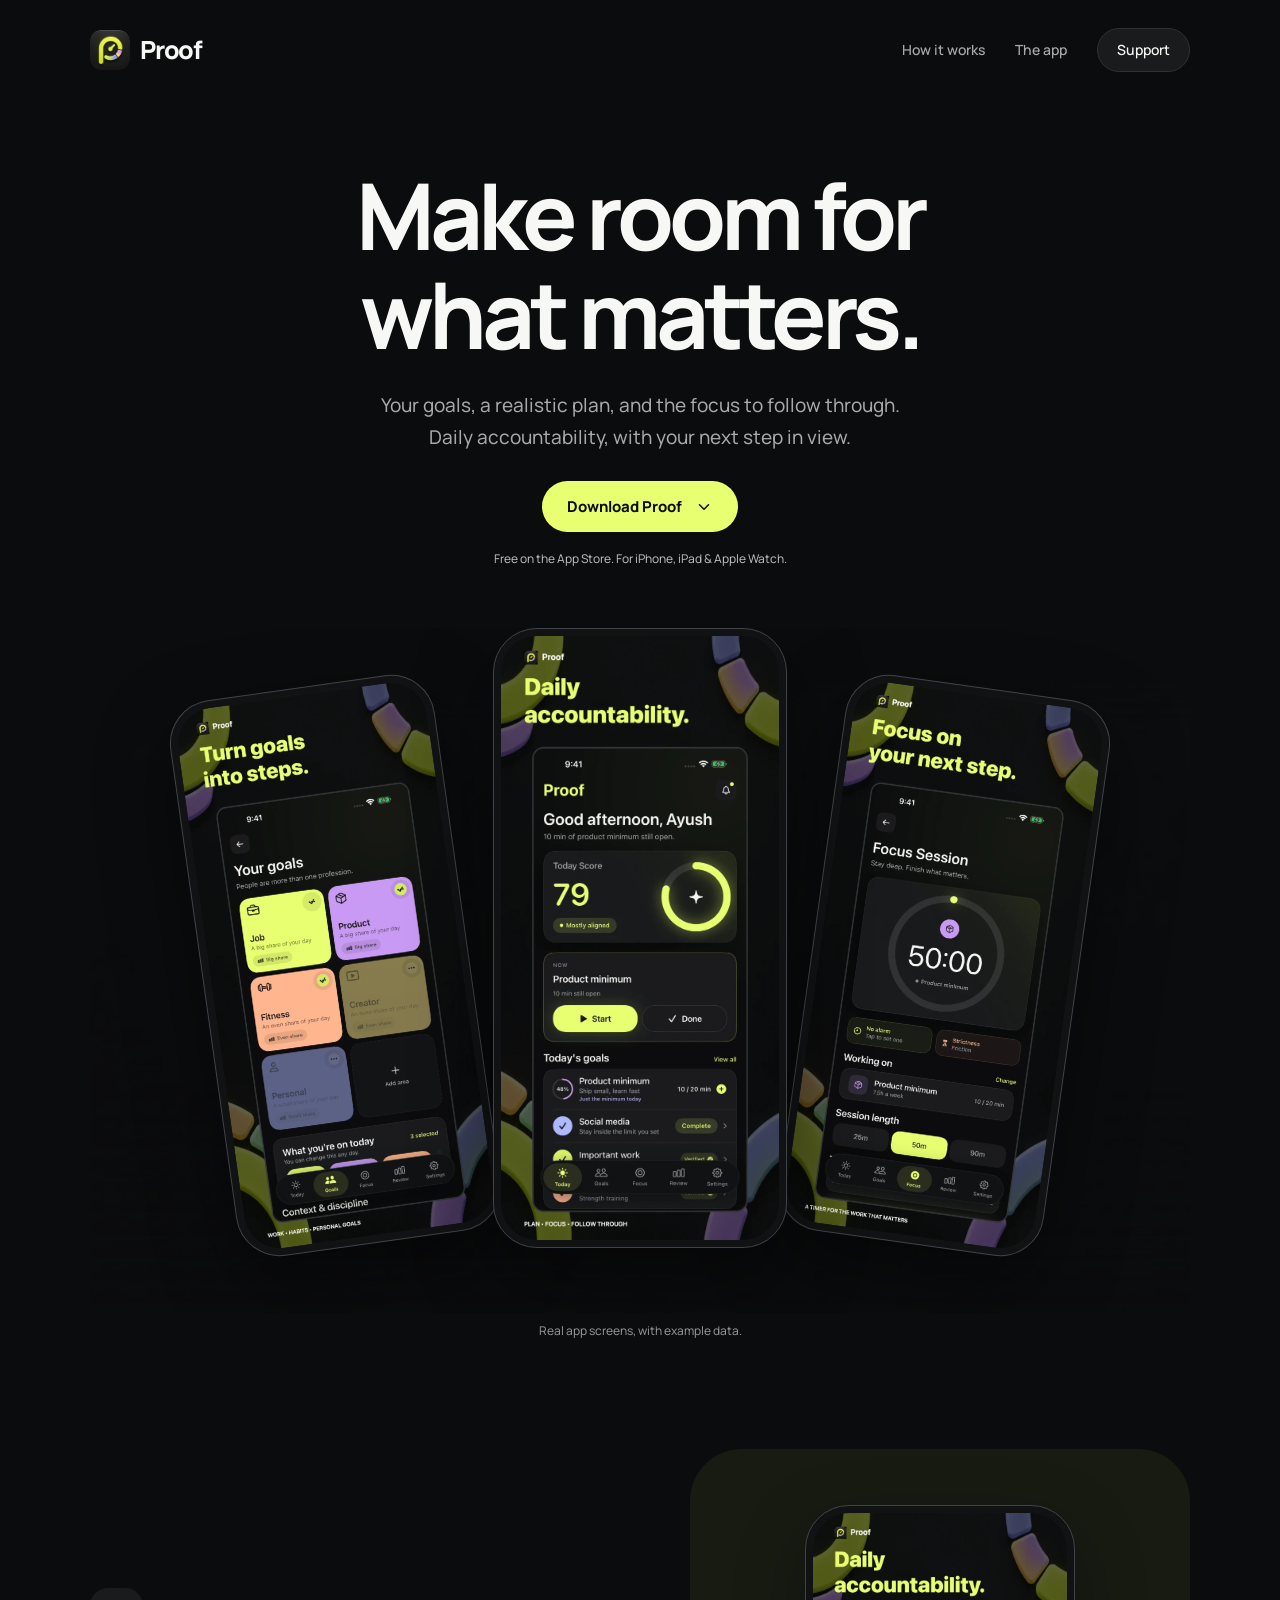
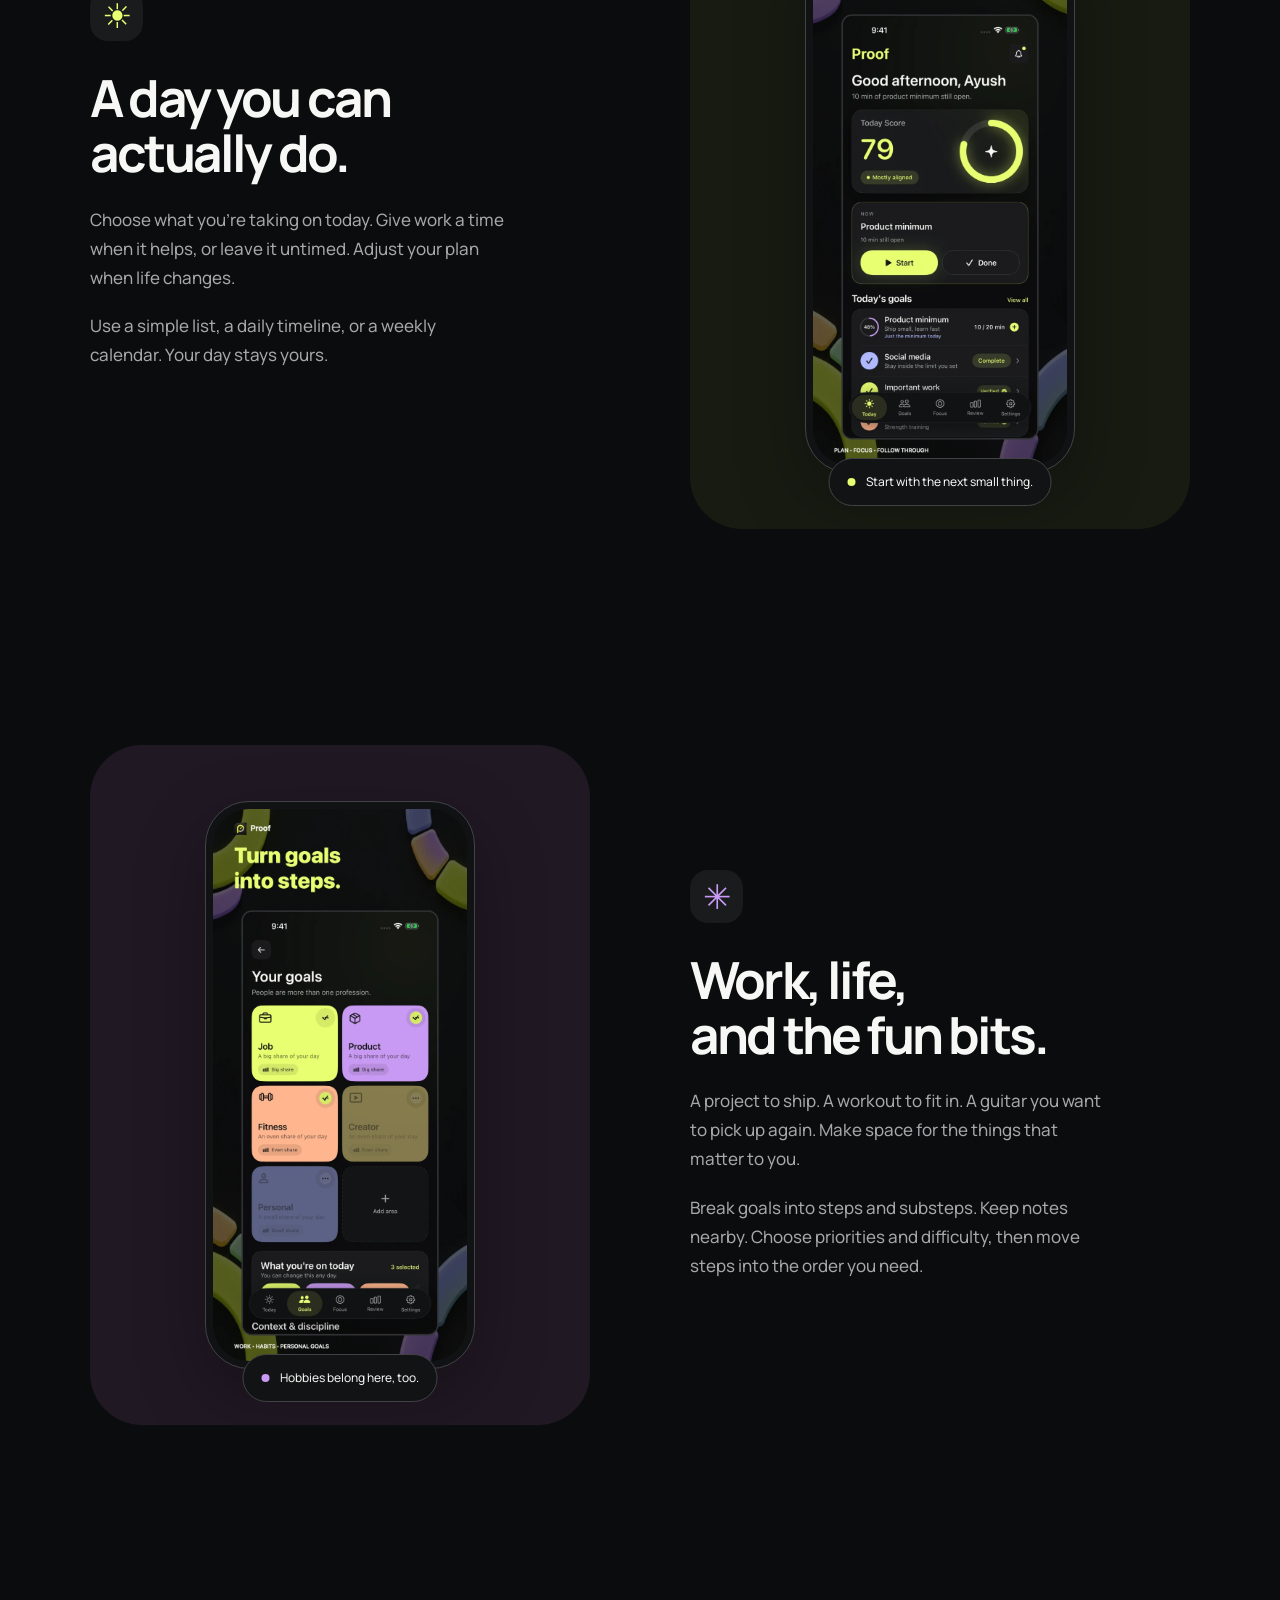
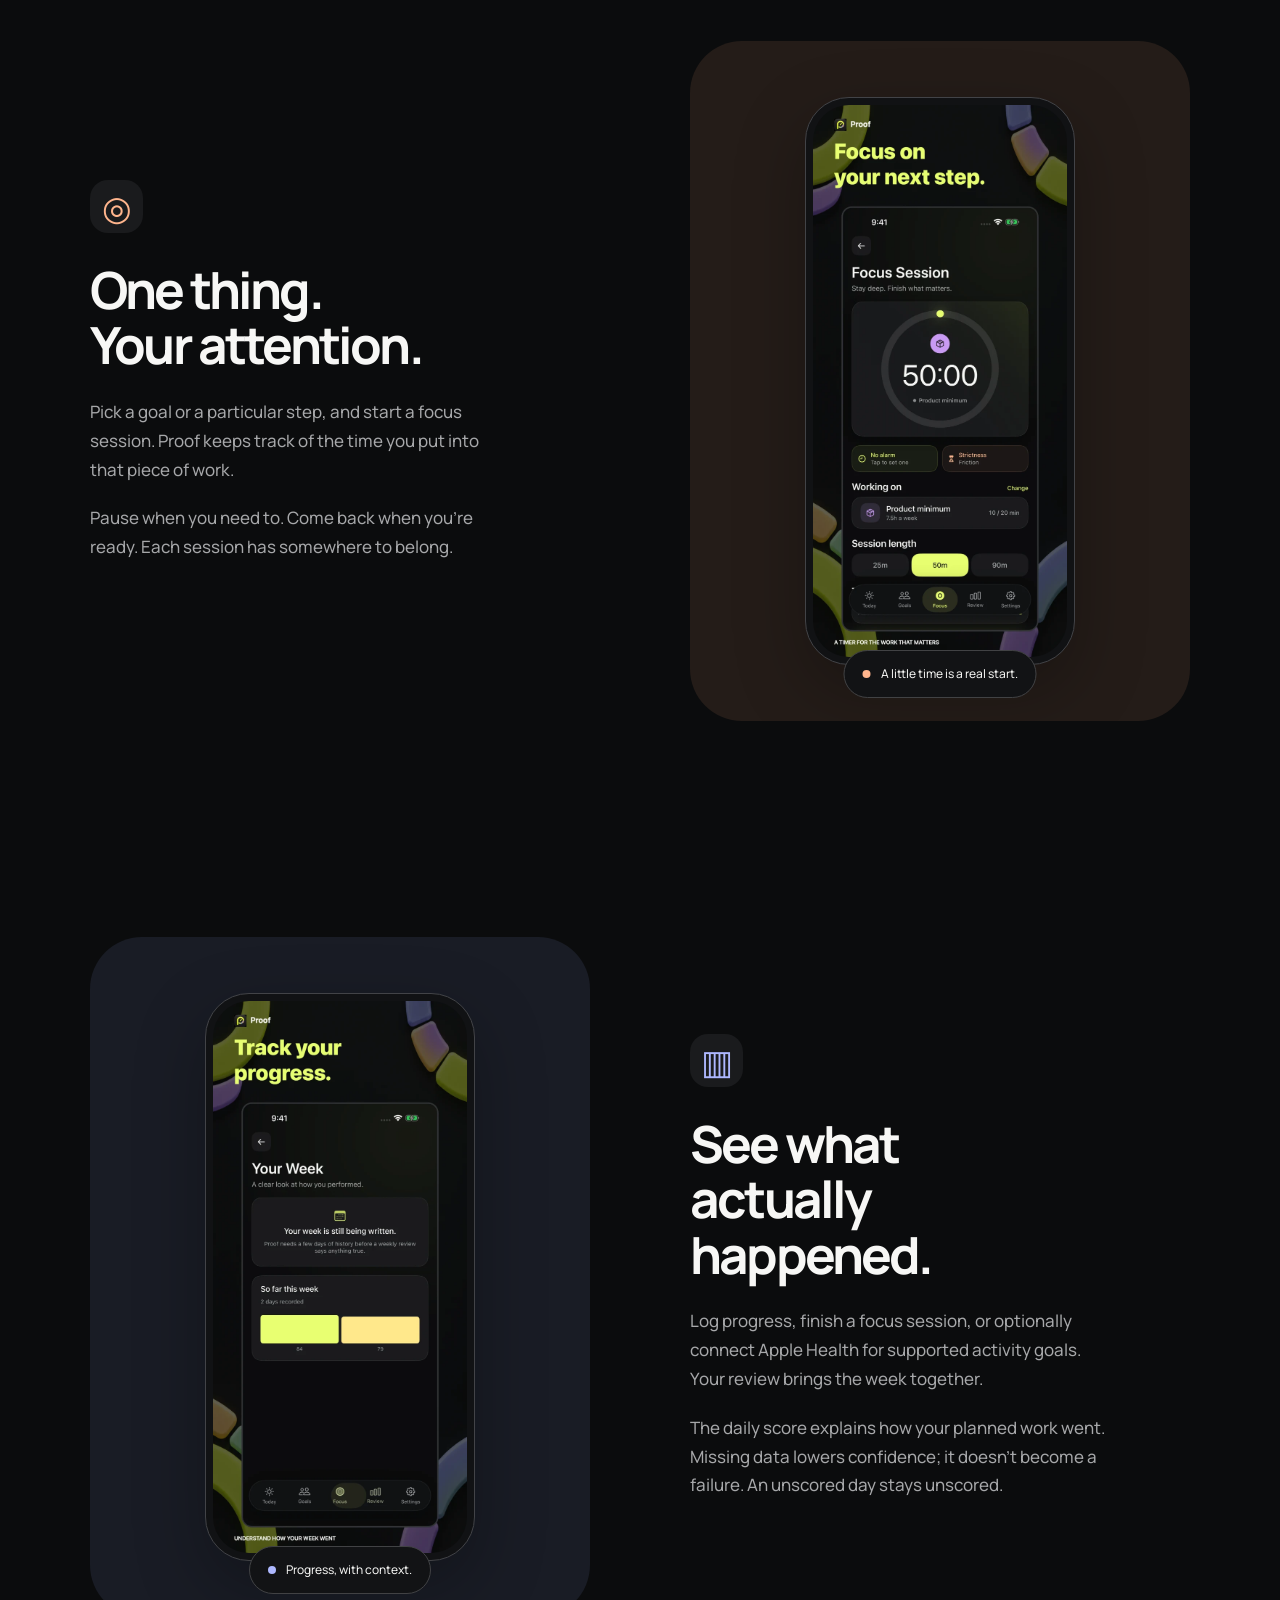
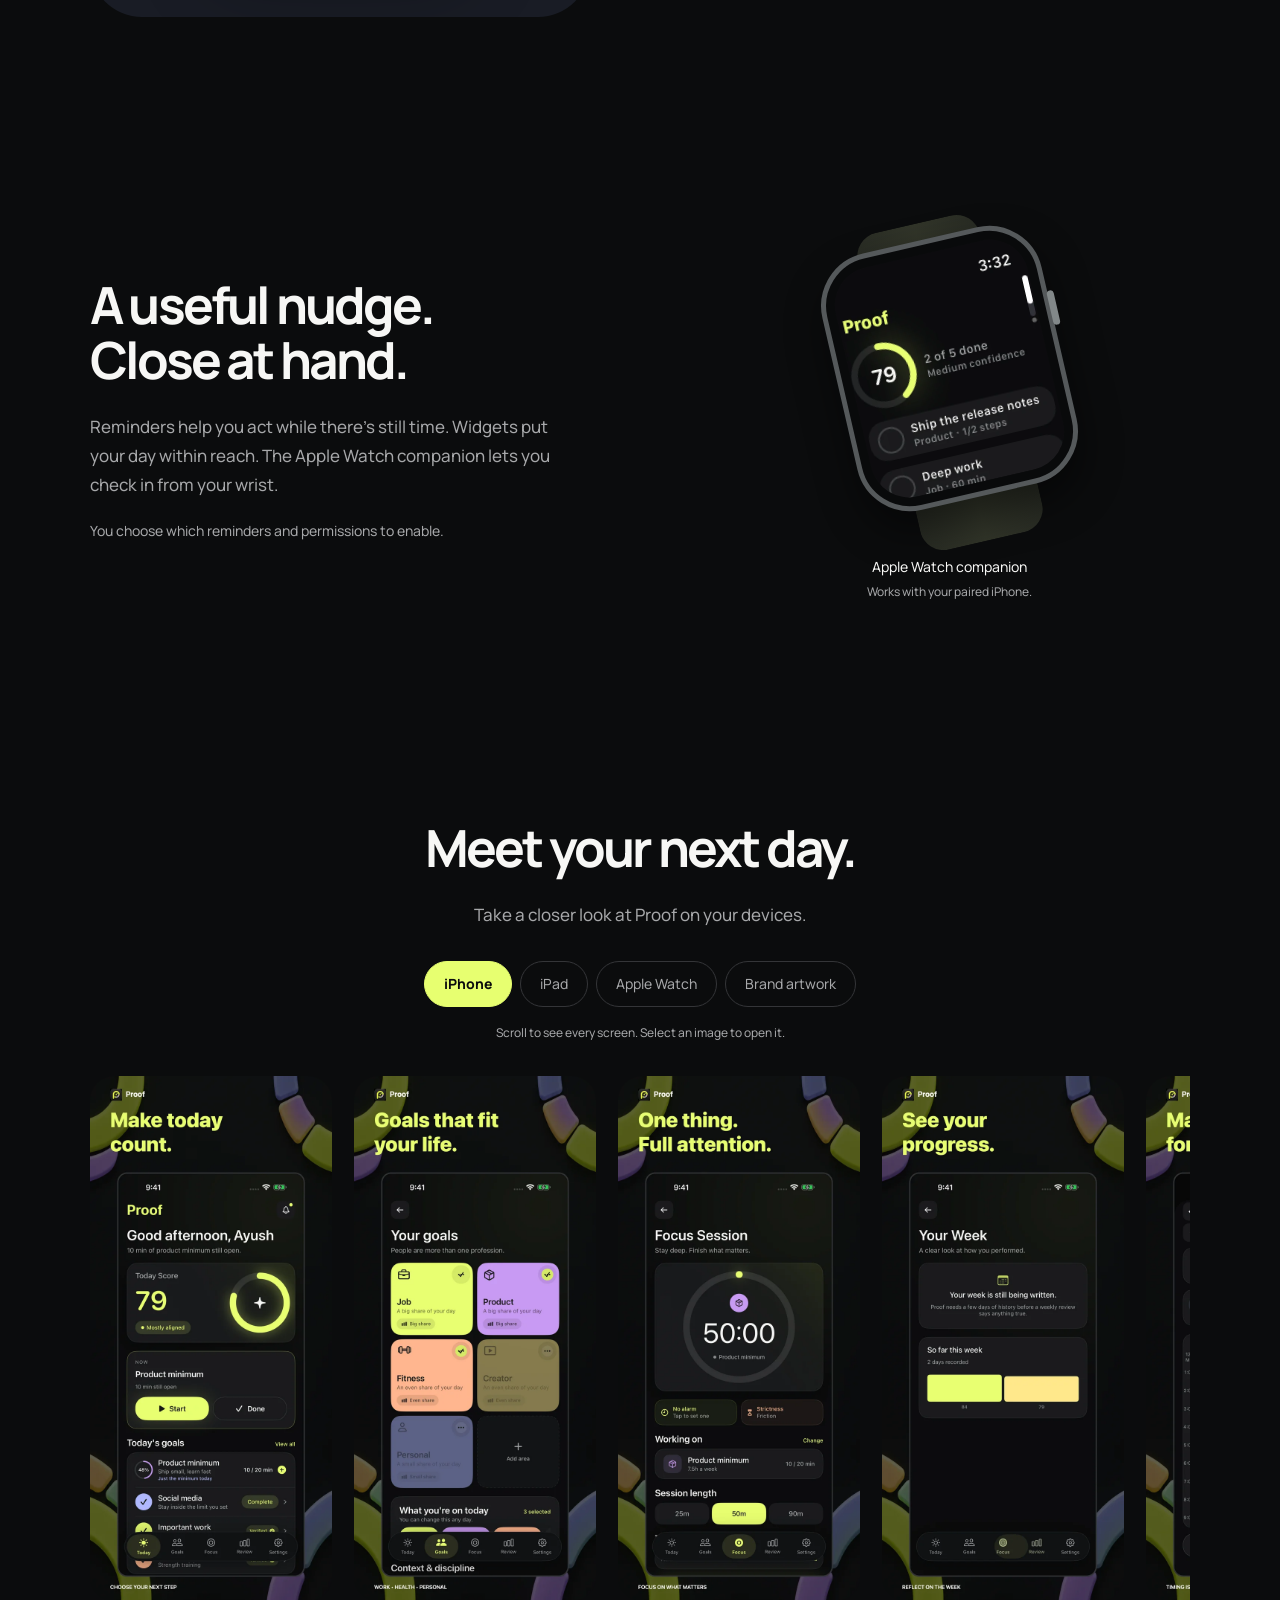
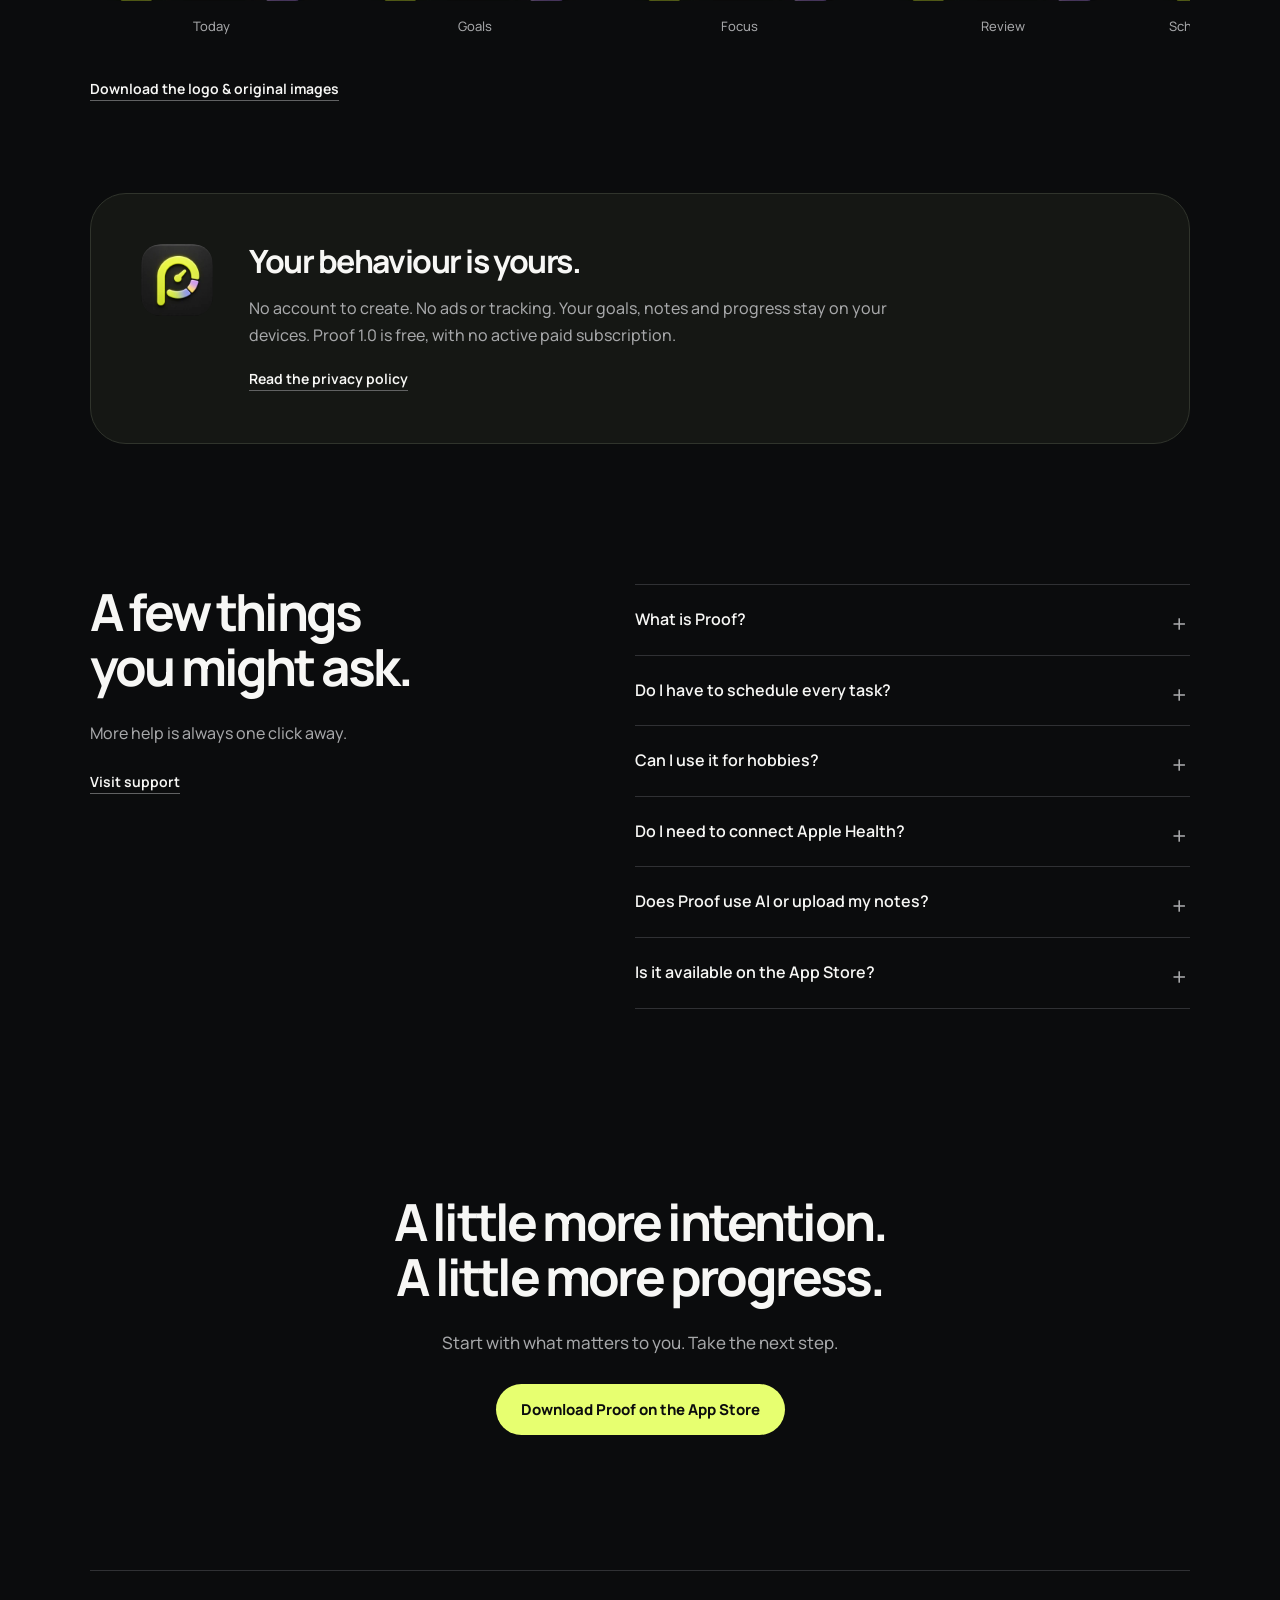
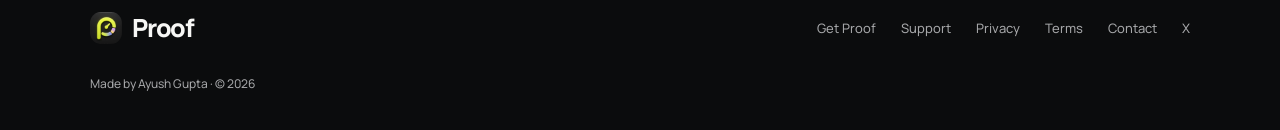
<file: index.html>
<!doctype html>
<html lang="en">
  <head>
    <meta charset="utf-8" />
    <meta name="viewport" content="width=device-width,initial-scale=1" />
    <meta name="theme-color" content="#0B0C0D" />
    <meta name="apple-itunes-app" content="app-id=6808937820" />
    <title>Proof: Daily Accountability — Goal Planner & Habit Tracker</title>
    <meta
      name="description"
      content="Proof is a daily accountability app with goal planning, habit tracking, a focus timer and useful reminders for iPhone, iPad and Apple Watch."
    />
    <link rel="canonical" href="https://proof.itsayush.dev/" />
    <meta property="og:title" content="Proof: Daily Accountability — Goal Planner & Habit Tracker" />
    <meta
      property="og:description"
      content="Proof is a daily accountability app with goal planning, habit tracking, a focus timer and useful reminders for iPhone, iPad and Apple Watch."
    />
    <meta property="og:type" content="website" />
    <meta property="og:url" content="https://proof.itsayush.dev/" />
    <meta
      property="og:image"
      content="https://proof.itsayush.dev/assets/social.png"
    />
    <meta name="twitter:card" content="summary_large_image" />
    <link rel="icon" href="/assets/favicon.png" type="image/png" />
    <link rel="apple-touch-icon" href="/assets/apple-touch-icon.png" />
    <link
      rel="preload"
      href="/assets/fonts/manrope.ttf"
      as="font"
      type="font/ttf"
      crossorigin
    />
    <link rel="stylesheet" href="/style.css" />
    <script defer src="/site.js"></script>
    <script type="application/ld+json">{"@context": "https://schema.org", "@type": "SoftwareApplication", "name": "Proof: Daily Accountability", "applicationCategory": "ProductivityApplication", "operatingSystem": "iOS 18.0 or later; iPadOS 18.0 or later", "url": "https://proof.itsayush.dev/", "downloadUrl": "https://apps.apple.com/app/id6808937820", "description": "Daily accountability with goal planning, habit tracking, a focus timer, reminders and Apple Watch.", "offers": {"@type": "Offer", "price": "0", "priceCurrency": "USD"}, "author": {"@type": "Person", "name": "Ayush Gupta"}}</script>
  </head>
  <body>
    <a class="skip-link" href="#main">Skip to content</a>
    <header class="site-header wrap">
      <a class="brand" href="/" aria-label="Proof home"
        ><img src="/assets/icon.webp" width="40" height="40" alt="" />Proof</a
      >
      <nav aria-label="Main navigation">
        <a href="/#how-it-works">How it works</a><a href="/#screens">The app</a
        ><a class="nav-support" href="/support.html">Support</a>
      </nav>
    </header>
    <main id="main">
      <section class="hero wrap" aria-labelledby="hero-title">
        <h1 id="hero-title">Make room for<br />what matters.</h1>
        <p class="hero-description">
          Your goals, a realistic plan, and the focus to follow through.<br
            class="desktop-break"
          />
          Daily accountability, with your next step in view.
        </p>
        <a class="button primary" href="https://apps.apple.com/app/id6808937820"
          >Download Proof
          <svg width="18" height="18" viewBox="0 0 24 24" aria-hidden="true">
            <path d="m6 9 6 6 6-6" /></svg
        ></a>
        <p class="release-note">
          Free on the App Store. For iPhone, iPad &amp; Apple Watch.
        </p>
        <div class="hero-stage">
          <img
            class="hero-art"
            src="/assets/brand-artwork.webp"
            width="1400"
            height="2100"
            alt=""
            fetchpriority="high"
          />
          <div class="phone hero-phone side-phone left-phone">
            <img
              src="/assets/screens/iphone-02-goals.webp"
              width="700"
              height="1521"
              alt="Proof Goals, with work, fitness and personal goals"
              fetchpriority="high"
            />
          </div>
          <div class="phone hero-phone main-phone">
            <img
              src="/assets/screens/iphone-01-today.webp"
              width="700"
              height="1521"
              alt="Proof Today, showing today’s score and next piece of work"
              fetchpriority="high"
            />
          </div>
          <div class="phone hero-phone side-phone right-phone">
            <img
              src="/assets/screens/iphone-03-focus.webp"
              width="700"
              height="1521"
              alt="Proof Focus, with a session linked to a specific goal"
              fetchpriority="high"
            />
          </div>
        </div>
        <p class="screen-note">Real app screens, with example data.</p>
      </section>
      <section
        id="how-it-works"
        class="feature wrap"
        aria-labelledby="plan-title"
      >
        <div class="feature-copy">
          <span class="feature-symbol lime" aria-hidden="true">☀</span>
          <h2 id="plan-title">A day you can<br />actually do.</h2>
          <p>
            Choose what you’re taking on today. Give work a time when it helps,
            or leave it untimed. Adjust your plan when life changes.
          </p>
          <p>
            Use a simple list, a daily timeline, or a weekly calendar. Your day
            stays yours.
          </p>
        </div>
        <div class="screen-stage plan-stage">
          <div class="phone feature-phone">
            <img
              src="/assets/screens/iphone-01-today.webp"
              width="700"
              height="1521"
              alt="Today's plan in Proof, with a next action and progress for each goal"
              loading="lazy"
            />
          </div>
          <div class="annotation">
            <span class="annotation-dot lime-dot"></span>Start with the next
            small thing.
          </div>
        </div>
      </section>
      <section class="feature reverse wrap" aria-labelledby="goals-title">
        <div class="feature-copy">
          <span class="feature-symbol lavender" aria-hidden="true">✳</span>
          <h2 id="goals-title">Work, life,<br />and the fun bits.</h2>
          <p>
            A project to ship. A workout to fit in. A guitar you want to pick up
            again. Make space for the things that matter to you.
          </p>
          <p>
            Break goals into steps and substeps. Keep notes nearby. Choose
            priorities and difficulty, then move steps into the order you need.
          </p>
        </div>
        <div class="screen-stage goals-stage">
          <div class="phone feature-phone">
            <img
              src="/assets/screens/iphone-02-goals.webp"
              width="700"
              height="1521"
              alt="Proof Goals organised into areas including professional work and fitness"
              loading="lazy"
            />
          </div>
          <div class="annotation">
            <span class="annotation-dot lavender-dot"></span>Hobbies belong
            here, too.
          </div>
        </div>
      </section>
      <section class="feature wrap" aria-labelledby="focus-title">
        <div class="feature-copy">
          <span class="feature-symbol peach" aria-hidden="true">◎</span>
          <h2 id="focus-title">One thing.<br />Your attention.</h2>
          <p>
            Pick a goal or a particular step, and start a focus session. Proof
            keeps track of the time you put into that piece of work.
          </p>
          <p>
            Pause when you need to. Come back when you’re ready. Each session
            has somewhere to belong.
          </p>
        </div>
        <div class="screen-stage focus-stage">
          <div class="phone feature-phone">
            <img
              src="/assets/screens/iphone-03-focus.webp"
              width="700"
              height="1521"
              alt="Proof’s focus session screen showing a timer and the selected goal"
              loading="lazy"
            />
          </div>
          <div class="annotation">
            <span class="annotation-dot peach-dot"></span>A little time is a
            real start.
          </div>
        </div>
      </section>
      <section class="feature reverse wrap" aria-labelledby="review-title">
        <div class="feature-copy">
          <span class="feature-symbol periwinkle" aria-hidden="true">▥</span>
          <h2 id="review-title">See what<br />actually happened.</h2>
          <p>
            Log progress, finish a focus session, or optionally connect Apple
            Health for supported activity goals. Your review brings the week
            together.
          </p>
          <p>
            The daily score explains how your planned work went. Missing data
            lowers confidence; it doesn’t become a failure. An unscored day
            stays unscored.
          </p>
        </div>
        <div class="screen-stage review-stage">
          <div class="phone feature-phone">
            <img
              src="/assets/screens/iphone-04-review.webp"
              width="700"
              height="1521"
              alt="Proof Review, with a weekly progress chart and explanations"
              loading="lazy"
            />
          </div>
          <div class="annotation">
            <span class="annotation-dot periwinkle-dot"></span>Progress, with
            context.
          </div>
        </div>
      </section>
      <section class="close-by wrap" aria-labelledby="close-title">
        <div>
          <h2 id="close-title">A useful nudge.<br />Close at hand.</h2>
          <p>
            Reminders help you act while there’s still time. Widgets put your
            day within reach. The Apple Watch companion lets you check in from
            your wrist.
          </p>
          <p class="muted">
            You choose which reminders and permissions to enable.
          </p>
        </div>
        <div class="watch-scene">
          <div class="watch-strap"></div>
          <div class="watch-frame">
            <img
              src="/assets/screens/watch-01-today.webp"
              width="416"
              height="496"
              loading="lazy"
              alt="Proof on Apple Watch, showing today’s score and progress"
            />
          </div>
          <p>
            Apple Watch companion<br /><span
              >Works with your paired iPhone.</span
            >
          </p>
        </div>
      </section>
      <section
        id="screens"
        class="gallery-section wrap"
        aria-labelledby="screens-title"
      >
        <div class="section-heading">
          <h2 id="screens-title">Meet your next day.</h2>
          <p>Take a closer look at Proof on your devices.</p>
        </div>
        <div
          class="gallery-controls"
          role="group"
          aria-label="Choose screenshots"
        >
          <button type="button" data-gallery="iphone" aria-pressed="true">
            iPhone</button
          ><button type="button" data-gallery="ipad" aria-pressed="false">
            iPad</button
          ><button type="button" data-gallery="watch" aria-pressed="false">
            Apple Watch</button
          ><button type="button" data-gallery="artwork" aria-pressed="false">
            Brand artwork
          </button>
        </div>
        <p class="gallery-hint">
          Scroll to see every screen. Select an image to open it.
        </p>
        <div
          class="gallery iphone-gallery"
          role="group"
          data-gallery-panel="iphone"
          aria-label="iPhone screenshots"
        >
          <a href="/assets/posters/iphone-01-today.webp"
            ><img
              src="/assets/posters/iphone-01-today.webp"
              width="650"
              height="1412"
              loading="lazy"
              alt="iPhone: Today"
            /><span>Today</span></a
          ><a href="/assets/posters/iphone-02-goals.webp"
            ><img
              src="/assets/posters/iphone-02-goals.webp"
              width="650"
              height="1412"
              loading="lazy"
              alt="iPhone: Goals"
            /><span>Goals</span></a
          ><a href="/assets/posters/iphone-03-focus.webp"
            ><img
              src="/assets/posters/iphone-03-focus.webp"
              width="650"
              height="1412"
              loading="lazy"
              alt="iPhone: Focus"
            /><span>Focus</span></a
          ><a href="/assets/posters/iphone-04-review.webp"
            ><img
              src="/assets/posters/iphone-04-review.webp"
              width="650"
              height="1412"
              loading="lazy"
              alt="iPhone: Review"
            /><span>Review</span></a
          ><a href="/assets/posters/iphone-05-schedule.webp"
            ><img
              src="/assets/posters/iphone-05-schedule.webp"
              width="650"
              height="1412"
              loading="lazy"
              alt="iPhone: Schedule · empty example week"
            /><span>Schedule · empty example week</span></a
          >
        </div>
        <div
          class="gallery ipad-gallery"
          role="group"
          data-gallery-panel="ipad"
          aria-label="iPad screenshots"
        >
          <a href="/assets/posters/ipad-01-today.webp"
            ><img
              src="/assets/posters/ipad-01-today.webp"
              width="900"
              height="1200"
              loading="lazy"
              alt="iPad: Today"
            /><span>Today</span></a
          ><a href="/assets/posters/ipad-02-goals.webp"
            ><img
              src="/assets/posters/ipad-02-goals.webp"
              width="900"
              height="1200"
              loading="lazy"
              alt="iPad: Goals"
            /><span>Goals</span></a
          ><a href="/assets/posters/ipad-03-focus.webp"
            ><img
              src="/assets/posters/ipad-03-focus.webp"
              width="900"
              height="1200"
              loading="lazy"
              alt="iPad: Focus"
            /><span>Focus</span></a
          ><a href="/assets/posters/ipad-04-review.webp"
            ><img
              src="/assets/posters/ipad-04-review.webp"
              width="900"
              height="1200"
              loading="lazy"
              alt="iPad: Review"
            /><span>Review</span></a
          ><a href="/assets/posters/ipad-05-schedule.webp"
            ><img
              src="/assets/posters/ipad-05-schedule.webp"
              width="900"
              height="1200"
              loading="lazy"
              alt="iPad: Schedule · empty example week"
            /><span>Schedule · empty example week</span></a
          >
        </div>
        <div
          class="gallery watch-gallery"
          role="group"
          data-gallery-panel="watch"
          aria-label="Apple Watch screenshots"
        >
          <a href="/assets/posters/watch-01-today.webp"
            ><img
              src="/assets/posters/watch-01-today.webp"
              width="416"
              height="496"
              loading="lazy"
              alt="Apple Watch: Your day, at a glance"
            /><span>Your day, at a glance</span></a
          >
        </div>
        <div
          class="gallery artwork-gallery"
          role="group"
          data-gallery-panel="artwork"
          aria-label="Proof brand artwork"
        >
          <a href="/assets/brand-artwork.webp"
            ><img
              src="/assets/brand-artwork.webp"
              width="1400"
              height="2100"
              loading="lazy"
              alt="Proof’s generated brand artwork: satin lime curves on a dark canvas"
            /><span>Proof’s colour theme</span></a
          ><a href="/icon.png"
            ><img
              src="/icon.png"
              width="1024"
              height="1024"
              loading="lazy"
              alt="Proof’s app icon: a lime progress ring with pastel accents"
            /><span>Proof app icon</span></a
          >
          <a href="/assets/x-header.png"
            ><img
              src="/assets/x-header.png"
              width="2172"
              height="724"
              loading="lazy"
              alt="Proof’s X header: Make room for what matters, with lime and pastel progress arcs"
            /><span>Proof on X</span></a
          >
        </div>
        <a
          class="text-link press-link"
          href="/assets/proof-press-kit.zip"
          download
          >Download the logo &amp; original images</a
        >
      </section>
      <section class="privacy-strip wrap" aria-labelledby="privacy-title">
        <img
          src="/assets/icon.webp"
          width="72"
          height="72"
          loading="lazy"
          alt=""
        />
        <div>
          <h2 id="privacy-title">Your behaviour is yours.</h2>
          <p>
            No account to create. No ads or tracking. Your goals, notes and
            progress stay on your devices. Proof 1.0 is free, with no active
            paid subscription.
          </p>
          <a class="text-link" href="/privacy.html">Read the privacy policy</a>
        </div>
      </section>
      <section class="faq wrap" aria-labelledby="faq-title">
        <div>
          <h2 id="faq-title">A few things<br />you might ask.</h2>
          <p>More help is always one click away.</p>
          <a class="text-link" href="/support.html">Visit support</a>
        </div>
        <div class="questions">
          <details>
            <summary>What is Proof?</summary>
            <p>
              Proof is a personal accountability app for choosing goals,
              planning your day, focusing on a task, understanding progress and
              receiving useful nudges. It’s built for iPhone and iPad, with an
              Apple Watch companion.
            </p>
          </details>
          <details>
            <summary>Do I have to schedule every task?</summary>
            <p>
              No. Give tasks a time if a calendar helps you, or leave them
              untimed. You can plan your day as a list, a timeline or a weekly
              grid.
            </p>
          </details>
          <details>
            <summary>Can I use it for hobbies?</summary>
            <p>
              Yes. Creative projects, learning and personal interests belong
              alongside work and fitness. You decide what goes into today’s
              plan.
            </p>
          </details>
          <details>
            <summary>Do I need to connect Apple Health?</summary>
            <p>
              No. You can log progress manually and use focus sessions. Health,
              calendar, notification and Screen Time permissions are optional
              and remain under your control.
            </p>
          </details>
          <details>
            <summary>Does Proof use AI or upload my notes?</summary>
            <p>
              Proof 1.0 does not use an AI service or upload your goals and
              notes to the developer. It works locally on your devices. Apple
              Watch exchanges summaries with your paired iPhone. Apple’s device
              backups follow your Apple settings.
            </p>
          </details>
          <details>
            <summary>Is it available on the App Store?</summary>
            <p>
              Proof is available now on the App Store for iPhone and iPad, with
              an Apple Watch companion. It is free, with no active paid
              subscription. <a href="https://apps.apple.com/app/id6808937820">Download Proof</a>.
            </p>
          </details>
        </div>
      </section>
      <section class="closing wrap">
        <h2>A little more intention.<br />A little more progress.</h2>
        <p>Start with what matters to you. Take the next step.</p>
        <a class="button primary" href="https://apps.apple.com/app/id6808937820">Download Proof on the App Store</a>
      </section>
    </main>
    <footer class="site-footer wrap">
      <a class="brand" href="/"
        ><img src="/assets/icon.webp" width="32" height="32" alt="" />Proof</a
      >
      <nav aria-label="Footer">
        <a href="https://apps.apple.com/app/id6808937820">Get Proof</a>
        <a href="/support.html">Support</a><a href="/privacy.html">Privacy</a
        ><a href="/terms.html">Terms</a
        ><a href="mailto:ayushgml@gmail.com?subject=Proof%20support">Contact</a
        ><a href="https://x.com/tryproofapp" aria-label="Proof on X">X</a>
      </nav>
      <p>Made by <a href="https://itsayush.dev">Ayush Gupta</a> · © 2026</p>
    </footer>
  </body>
</html>
</file>
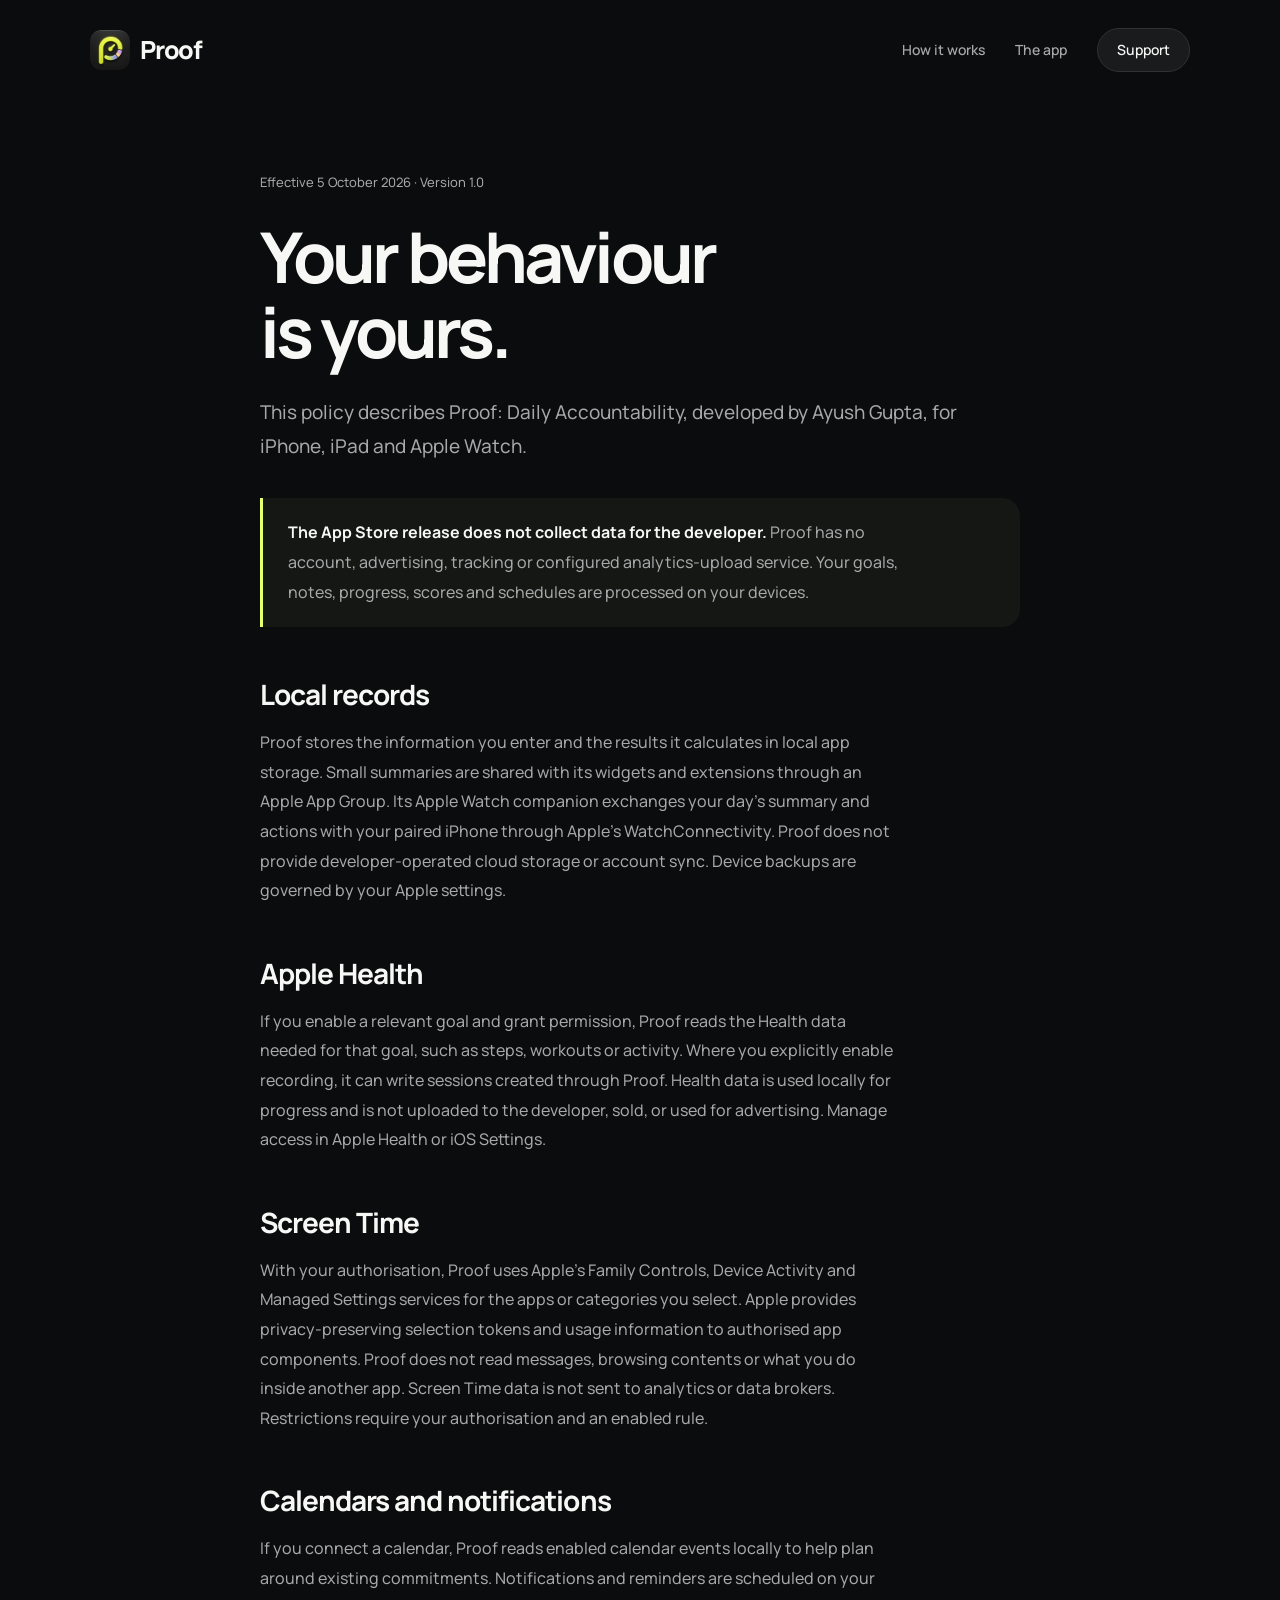
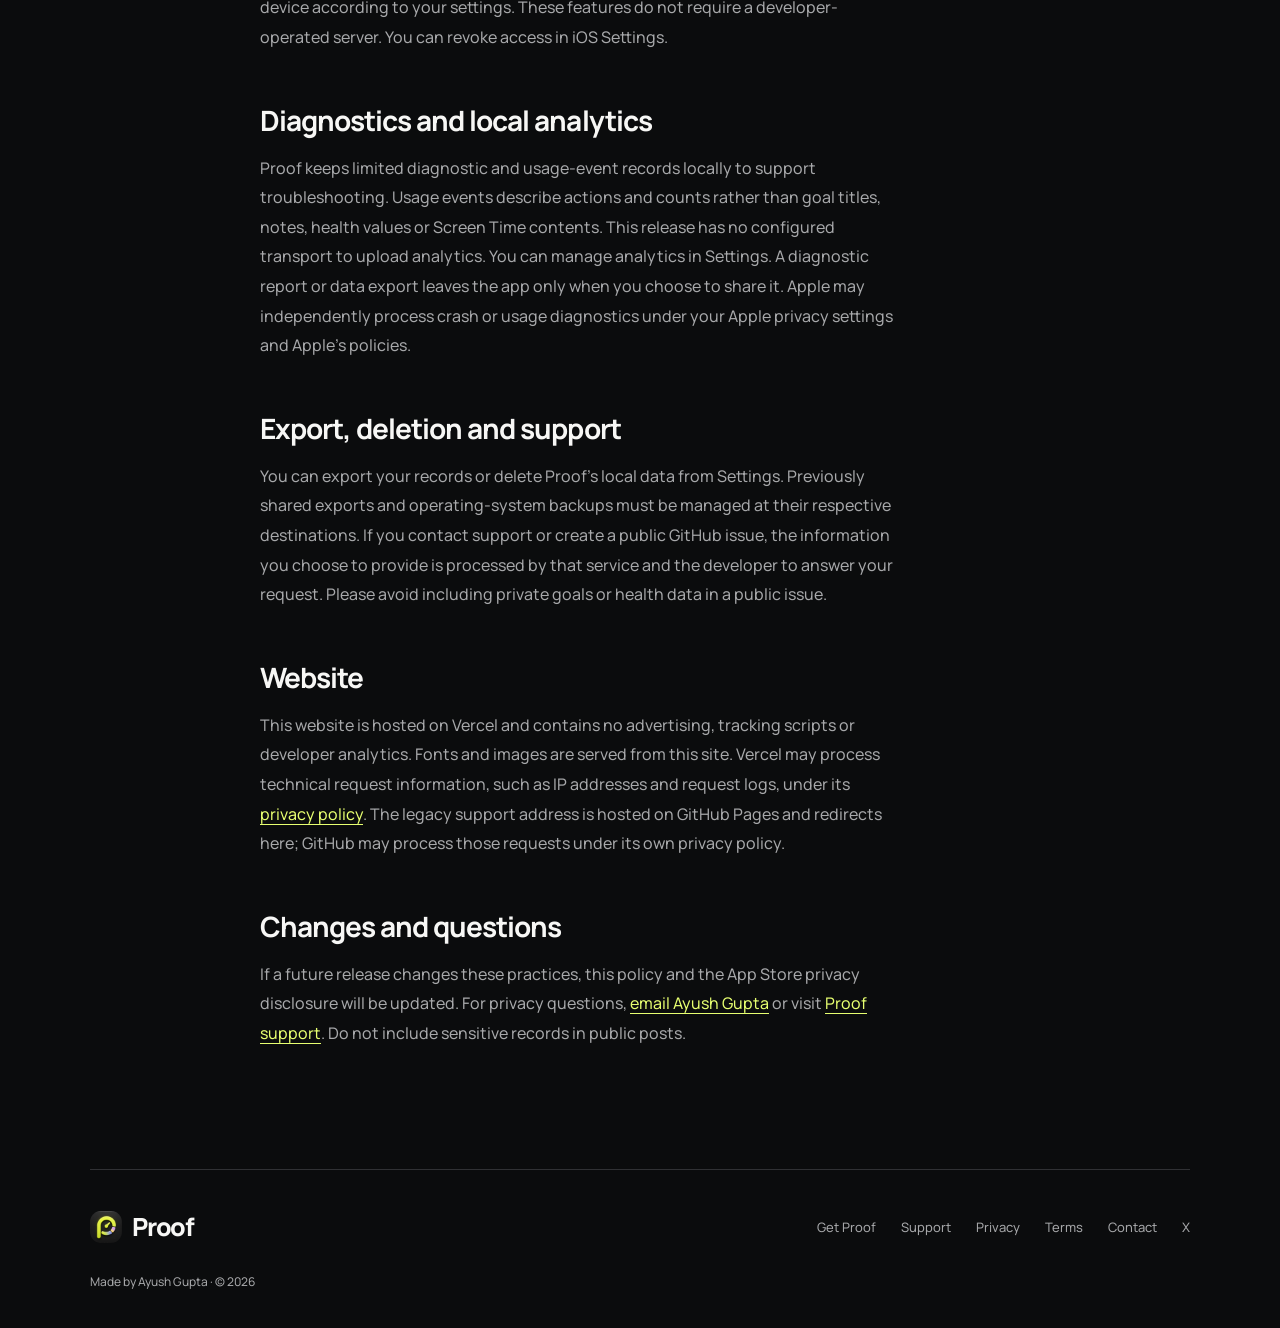
<file: privacy.html>
<!doctype html>
<html lang="en">
  <head>
    <meta charset="utf-8" />
    <meta name="viewport" content="width=device-width,initial-scale=1" />
    <meta name="theme-color" content="#0B0C0D" />
    <title>Proof — Privacy policy</title>
    <meta
      name="description"
      content="How Proof handles your goals, notes, progress and optional permissions."
    />
    <link rel="canonical" href="https://proof.itsayush.dev/privacy" />
    <meta property="og:title" content="Proof — Privacy policy" />
    <meta
      property="og:description"
      content="How Proof handles your goals, notes, progress and optional permissions."
    />
    <meta property="og:type" content="website" />
    <meta property="og:url" content="https://proof.itsayush.dev/privacy" />
    <meta
      property="og:image"
      content="https://proof.itsayush.dev/assets/social.png"
    />
    <meta name="twitter:card" content="summary_large_image" />
    <link rel="icon" href="/assets/favicon.png" type="image/png" />
    <link rel="apple-touch-icon" href="/assets/apple-touch-icon.png" />
    <link
      rel="preload"
      href="/assets/fonts/manrope.ttf"
      as="font"
      type="font/ttf"
      crossorigin
    />
    <link rel="stylesheet" href="/style.css" />
    <script defer src="/site.js"></script>
  </head>
  <body>
    <a class="skip-link" href="#main">Skip to content</a>
    <header class="site-header wrap">
      <a class="brand" href="/" aria-label="Proof home"
        ><img src="/assets/icon.webp" width="40" height="40" alt="" />Proof</a
      >
      <nav aria-label="Main navigation">
        <a href="/#how-it-works">How it works</a><a href="/#screens">The app</a
        ><a class="nav-support" href="/support.html">Support</a>
      </nav>
    </header>
    <main id="main" class="document wrap">
      <p class="date">Effective 5 October 2026 · Version 1.0</p>
      <h1>Your behaviour<br />is yours.</h1>
      <p class="intro">
        This policy describes Proof: Daily Accountability, developed by Ayush
        Gupta, for iPhone, iPad and Apple Watch.
      </p>
      <div class="callout">
        <p>
          <strong
            >The App Store release does not collect data for the
            developer.</strong
          >
          Proof has no account, advertising, tracking or configured
          analytics-upload service. Your goals, notes, progress, scores and
          schedules are processed on your devices.
        </p>
      </div>
      <h2>Local records</h2>
      <p>
        Proof stores the information you enter and the results it calculates in
        local app storage. Small summaries are shared with its widgets and
        extensions through an Apple App Group. Its Apple Watch companion
        exchanges your day’s summary and actions with your paired iPhone through
        Apple’s WatchConnectivity. Proof does not provide developer-operated
        cloud storage or account sync. Device backups are governed by your Apple
        settings.
      </p>
      <h2>Apple Health</h2>
      <p>
        If you enable a relevant goal and grant permission, Proof reads the
        Health data needed for that goal, such as steps, workouts or activity.
        Where you explicitly enable recording, it can write sessions created
        through Proof. Health data is used locally for progress and is not
        uploaded to the developer, sold, or used for advertising. Manage access
        in Apple Health or iOS Settings.
      </p>
      <h2>Screen Time</h2>
      <p>
        With your authorisation, Proof uses Apple’s Family Controls, Device
        Activity and Managed Settings services for the apps or categories you
        select. Apple provides privacy-preserving selection tokens and usage
        information to authorised app components. Proof does not read messages,
        browsing contents or what you do inside another app. Screen Time data is
        not sent to analytics or data brokers. Restrictions require your
        authorisation and an enabled rule.
      </p>
      <h2>Calendars and notifications</h2>
      <p>
        If you connect a calendar, Proof reads enabled calendar events locally
        to help plan around existing commitments. Notifications and reminders
        are scheduled on your device according to your settings. These features
        do not require a developer-operated server. You can revoke access in iOS
        Settings.
      </p>
      <h2>Diagnostics and local analytics</h2>
      <p>
        Proof keeps limited diagnostic and usage-event records locally to
        support troubleshooting. Usage events describe actions and counts rather
        than goal titles, notes, health values or Screen Time contents. This
        release has no configured transport to upload analytics. You can manage
        analytics in Settings. A diagnostic report or data export leaves the app
        only when you choose to share it. Apple may independently process crash
        or usage diagnostics under your Apple privacy settings and Apple’s
        policies.
      </p>
      <h2>Export, deletion and support</h2>
      <p>
        You can export your records or delete Proof’s local data from Settings.
        Previously shared exports and operating-system backups must be managed
        at their respective destinations. If you contact support or create a
        public GitHub issue, the information you choose to provide is processed
        by that service and the developer to answer your request. Please avoid
        including private goals or health data in a public issue.
      </p>
      <h2>Website</h2>
      <p>
        This website is hosted on Vercel and contains no advertising, tracking
        scripts or developer analytics. Fonts and images are served from this
        site. Vercel may process technical request information, such as IP
        addresses and request logs, under its
        <a href="https://vercel.com/legal/privacy-policy">privacy policy</a>.
        The legacy support address is hosted on GitHub Pages and redirects here;
        GitHub may process those requests under its own privacy policy.
      </p>
      <h2>Changes and questions</h2>
      <p>
        If a future release changes these practices, this policy and the App
        Store privacy disclosure will be updated. For privacy questions,
        <a href="mailto:ayushgml@gmail.com?subject=Proof%20privacy"
          >email Ayush Gupta</a
        >
        or visit <a href="/support.html">Proof support</a>. Do not include
        sensitive records in public posts.
      </p>
    </main>
    <footer class="site-footer wrap">
      <a class="brand" href="/"
        ><img src="/assets/icon.webp" width="32" height="32" alt="" />Proof</a
      >
      <nav aria-label="Footer">
        <a href="https://apps.apple.com/app/id6808937820">Get Proof</a>
        <a href="/support.html">Support</a><a href="/privacy.html">Privacy</a
        ><a href="/terms.html">Terms</a
        ><a href="mailto:ayushgml@gmail.com?subject=Proof%20support">Contact</a
        ><a href="https://x.com/tryproofapp" aria-label="Proof on X">X</a>
      </nav>
      <p>Made by <a href="https://itsayush.dev">Ayush Gupta</a> · © 2026</p>
    </footer>
  </body>
</html>
</file>
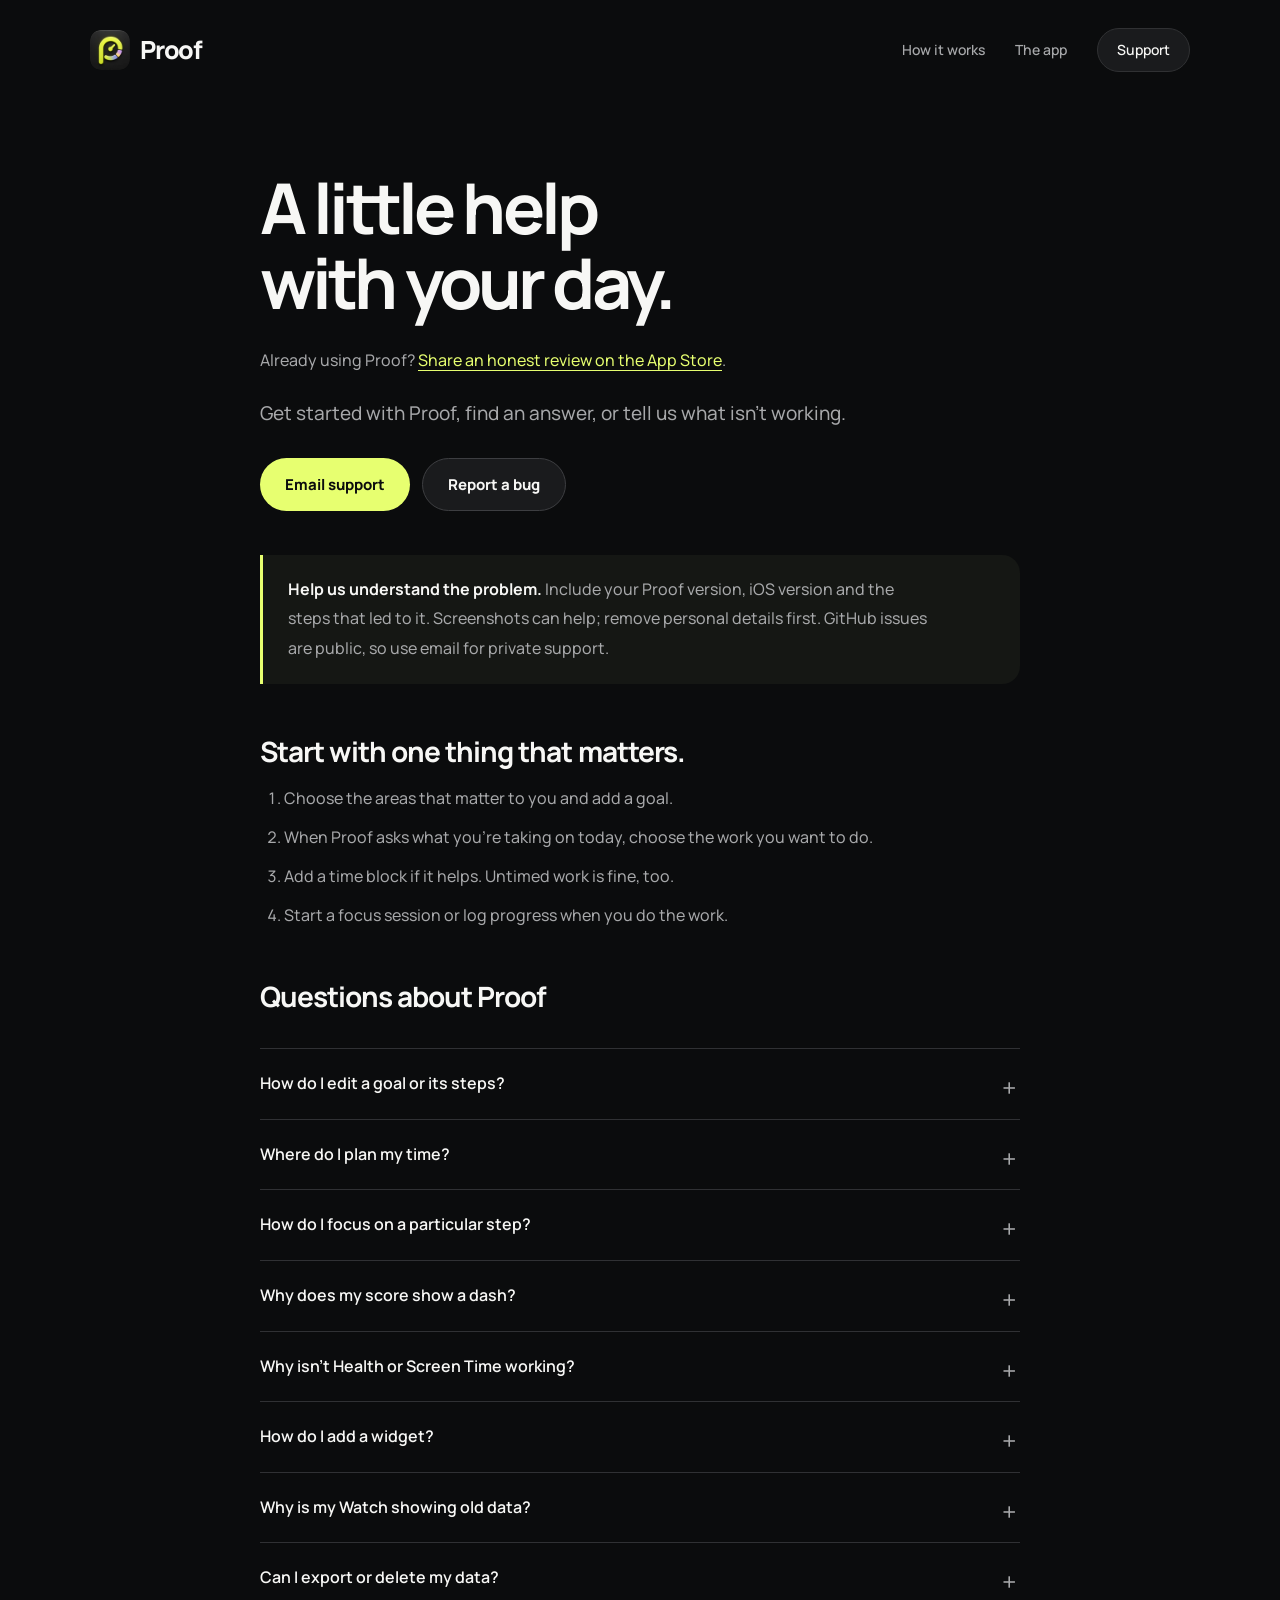
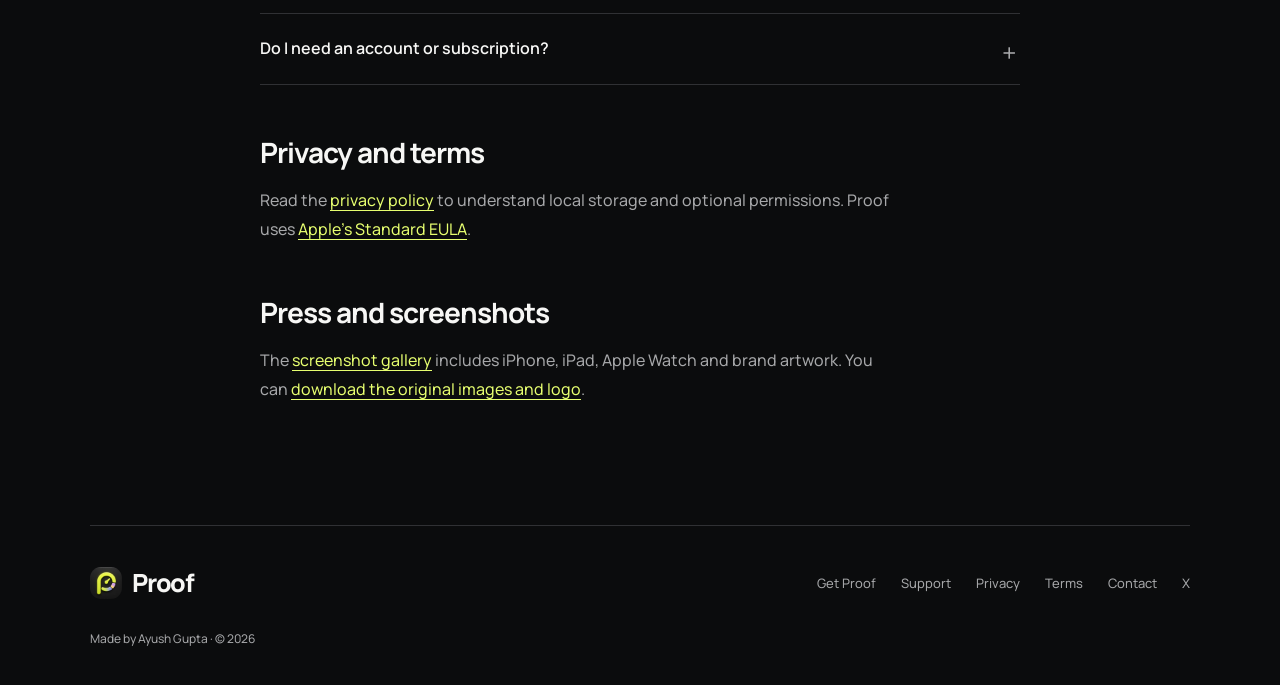
<file: support.html>
<!doctype html>
<html lang="en">
  <head>
    <meta charset="utf-8" />
    <meta name="viewport" content="width=device-width,initial-scale=1" />
    <meta name="theme-color" content="#0B0C0D" />
    <title>Proof — Support</title>
    <meta
      name="description"
      content="Get started with Proof or ask for help with goals, planning, focus, scores and Apple Watch."
    />
    <link rel="canonical" href="https://proof.itsayush.dev/support" />
    <meta property="og:title" content="Proof — Support" />
    <meta
      property="og:description"
      content="Get started with Proof or ask for help with goals, planning, focus, scores and Apple Watch."
    />
    <meta property="og:type" content="website" />
    <meta property="og:url" content="https://proof.itsayush.dev/support" />
    <meta
      property="og:image"
      content="https://proof.itsayush.dev/assets/social.png"
    />
    <meta name="twitter:card" content="summary_large_image" />
    <link rel="icon" href="/assets/favicon.png" type="image/png" />
    <link rel="apple-touch-icon" href="/assets/apple-touch-icon.png" />
    <link
      rel="preload"
      href="/assets/fonts/manrope.ttf"
      as="font"
      type="font/ttf"
      crossorigin
    />
    <link rel="stylesheet" href="/style.css" />
    <script defer src="/site.js"></script>
  </head>
  <body>
    <a class="skip-link" href="#main">Skip to content</a>
    <header class="site-header wrap">
      <a class="brand" href="/" aria-label="Proof home"
        ><img src="/assets/icon.webp" width="40" height="40" alt="" />Proof</a
      >
      <nav aria-label="Main navigation">
        <a href="/#how-it-works">How it works</a><a href="/#screens">The app</a
        ><a class="nav-support" href="/support.html">Support</a>
      </nav>
    </header>
    <main id="main" class="document wrap">
      <h1>A little help<br />with your day.</h1>
      <p>Already using Proof? <a href="https://apps.apple.com/app/id6808937820?action=write-review">Share an honest review on the App Store</a>.</p>
      <p class="intro">
        Get started with Proof, find an answer, or tell us what isn’t working.
      </p>
      <div class="support-actions">
        <a
          class="button primary"
          href="mailto:ayushgml@gmail.com?subject=Proof%20support"
          >Email support</a
        ><a
          class="button secondary-button"
          href="https://github.com/ayushgml/proof-support/issues/new"
          >Report a bug</a
        >
      </div>
      <div class="callout">
        <p>
          <strong>Help us understand the problem.</strong> Include your Proof
          version, iOS version and the steps that led to it. Screenshots can
          help; remove personal details first. GitHub issues are public, so use
          email for private support.
        </p>
      </div>
      <h2>Start with one thing that matters.</h2>
      <ol>
        <li>Choose the areas that matter to you and add a goal.</li>
        <li>
          When Proof asks what you’re taking on today, choose the work you want
          to do.
        </li>
        <li>Add a time block if it helps. Untimed work is fine, too.</li>
        <li>Start a focus session or log progress when you do the work.</li>
      </ol>
      <h2>Questions about Proof</h2>
      <div class="questions">
        <details>
          <summary>How do I edit a goal or its steps?</summary>
          <p>
            Open Goals and select the goal. Its detail view lets you edit the
            goal and manage steps, substeps and notes. Choose difficulty and
            priority, and reorder steps to match how you want to work.
          </p>
        </details>
        <details>
          <summary>Where do I plan my time?</summary>
          <p>
            Open the schedule from Today. You can use a list, daily timeline or
            weekly grid. Timing is optional, and you can adjust the plan as your
            day changes.
          </p>
        </details>
        <details>
          <summary>How do I focus on a particular step?</summary>
          <p>
            Open Focus and choose the goal or step the session belongs to. Start
            the session, pause when needed, and finish it to record the time you
            put in.
          </p>
        </details>
        <details>
          <summary>Why does my score show a dash?</summary>
          <p>
            A dash means the day is unscored. Proof does not show zero just
            because data is incomplete. Open a score to understand its inputs.
            Missing integration data reduces confidence rather than counting as
            a failure.
          </p>
        </details>
        <details>
          <summary>Why isn’t Health or Screen Time working?</summary>
          <p>
            Check the connection in Proof’s Settings and the permission in iOS
            Settings or Apple Health. HealthKit and Screen Time require a real
            device; they do not work in the Simulator. Screen Time also requires
            individual authorisation, a selected app or category, and an enabled
            rule. You can still use manual logging and the focus timer. If the
            connection still fails, contact support; do not share private Health
            records in a public report.
          </p>
        </details>
        <details>
          <summary>How do I add a widget?</summary>
          <p>
            Touch and hold an empty area of the iPhone Home Screen, open Edit,
            then Add Widget. Find Proof, choose a widget and add it. Open Proof
            to refresh your day’s records.
          </p>
        </details>
        <details>
          <summary>Why is my Watch showing old data?</summary>
          <p>
            Open Proof on your paired iPhone to refresh the Watch’s copy of your
            day. The iPhone maintains the records, and Watch actions are sent
            back to it. A disconnected Watch may show its last available state.
          </p>
        </details>
        <details>
          <summary>Can I export or delete my data?</summary>
          <p>
            Open Settings → Your data to export your local records. Settings
            also offers deletion of Proof’s local data. An export leaves the app
            only for the destination you choose. Previously shared exports and
            Apple backups must be managed separately.
          </p>
        </details>
        <details>
          <summary>Do I need an account or subscription?</summary>
          <p>
            No account is required. Version 1.0 is free and has no active paid
            subscription. Optional integrations can be declined or revoked.
          </p>
        </details>
      </div>
      <h2>Privacy and terms</h2>
      <p>
        Read the <a href="/privacy.html">privacy policy</a> to understand local
        storage and optional permissions. Proof uses
        <a href="/terms.html">Apple’s Standard EULA</a>.
      </p>
      <h2>Press and screenshots</h2>
      <p>
        The <a href="/#screens">screenshot gallery</a> includes iPhone, iPad,
        Apple Watch and brand artwork. You can
        <a href="/assets/proof-press-kit.zip" download
          >download the original images and logo</a
        >.
      </p>
    </main>
    <footer class="site-footer wrap">
      <a class="brand" href="/"
        ><img src="/assets/icon.webp" width="32" height="32" alt="" />Proof</a
      >
      <nav aria-label="Footer">
        <a href="https://apps.apple.com/app/id6808937820">Get Proof</a>
        <a href="/support.html">Support</a><a href="/privacy.html">Privacy</a
        ><a href="/terms.html">Terms</a
        ><a href="mailto:ayushgml@gmail.com?subject=Proof%20support">Contact</a
        ><a href="https://x.com/tryproofapp" aria-label="Proof on X">X</a>
      </nav>
      <p>Made by <a href="https://itsayush.dev">Ayush Gupta</a> · © 2026</p>
    </footer>
  </body>
</html>
</file>
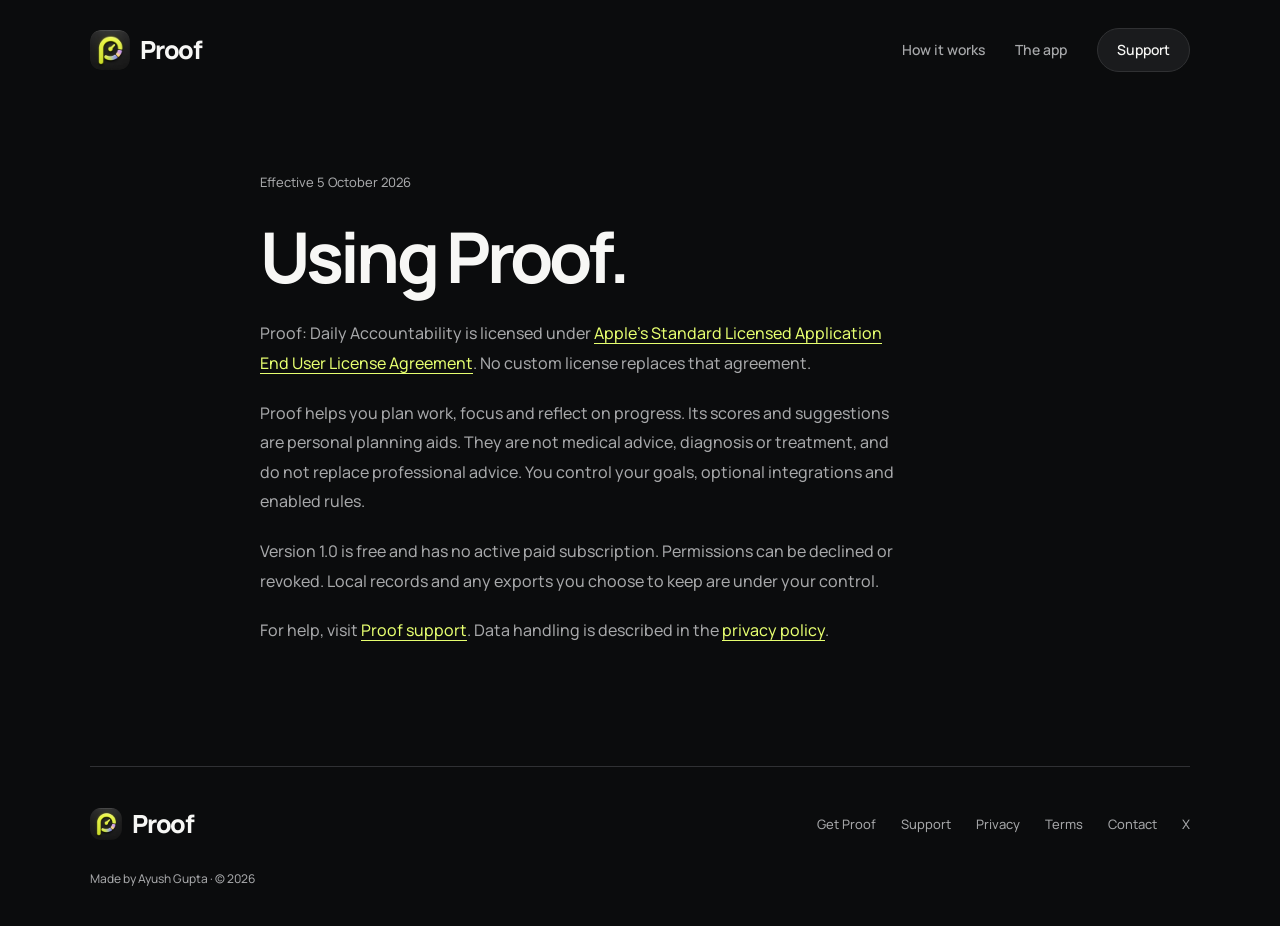
<file: terms.html>
<!doctype html>
<html lang="en">
  <head>
    <meta charset="utf-8" />
    <meta name="viewport" content="width=device-width,initial-scale=1" />
    <meta name="theme-color" content="#0B0C0D" />
    <title>Proof — Terms</title>
    <meta
      name="description"
      content="The terms for using Proof: Daily Accountability."
    />
    <link rel="canonical" href="https://proof.itsayush.dev/terms" />
    <meta property="og:title" content="Proof — Terms" />
    <meta
      property="og:description"
      content="The terms for using Proof: Daily Accountability."
    />
    <meta property="og:type" content="website" />
    <meta property="og:url" content="https://proof.itsayush.dev/terms" />
    <meta
      property="og:image"
      content="https://proof.itsayush.dev/assets/social.png"
    />
    <meta name="twitter:card" content="summary_large_image" />
    <link rel="icon" href="/assets/favicon.png" type="image/png" />
    <link rel="apple-touch-icon" href="/assets/apple-touch-icon.png" />
    <link
      rel="preload"
      href="/assets/fonts/manrope.ttf"
      as="font"
      type="font/ttf"
      crossorigin
    />
    <link rel="stylesheet" href="/style.css" />
    <script defer src="/site.js"></script>
  </head>
  <body>
    <a class="skip-link" href="#main">Skip to content</a>
    <header class="site-header wrap">
      <a class="brand" href="/" aria-label="Proof home"
        ><img src="/assets/icon.webp" width="40" height="40" alt="" />Proof</a
      >
      <nav aria-label="Main navigation">
        <a href="/#how-it-works">How it works</a><a href="/#screens">The app</a
        ><a class="nav-support" href="/support.html">Support</a>
      </nav>
    </header>
    <main id="main" class="document wrap">
      <p class="date">Effective 5 October 2026</p>
      <h1>Using Proof.</h1>
      <p>
        Proof: Daily Accountability is licensed under
        <a
          href="https://www.apple.com/legal/internet-services/itunes/dev/stdeula/"
          >Apple’s Standard Licensed Application End User License Agreement</a
        >. No custom license replaces that agreement.
      </p>
      <p>
        Proof helps you plan work, focus and reflect on progress. Its scores and
        suggestions are personal planning aids. They are not medical advice,
        diagnosis or treatment, and do not replace professional advice. You
        control your goals, optional integrations and enabled rules.
      </p>
      <p>
        Version 1.0 is free and has no active paid subscription. Permissions can
        be declined or revoked. Local records and any exports you choose to keep
        are under your control.
      </p>
      <p>
        For help, visit <a href="/support.html">Proof support</a>. Data handling
        is described in the <a href="/privacy.html">privacy policy</a>.
      </p>
    </main>
    <footer class="site-footer wrap">
      <a class="brand" href="/"
        ><img src="/assets/icon.webp" width="32" height="32" alt="" />Proof</a
      >
      <nav aria-label="Footer">
        <a href="https://apps.apple.com/app/id6808937820">Get Proof</a>
        <a href="/support.html">Support</a><a href="/privacy.html">Privacy</a
        ><a href="/terms.html">Terms</a
        ><a href="mailto:ayushgml@gmail.com?subject=Proof%20support">Contact</a
        ><a href="https://x.com/tryproofapp" aria-label="Proof on X">X</a>
      </nav>
      <p>Made by <a href="https://itsayush.dev">Ayush Gupta</a> · © 2026</p>
    </footer>
  </body>
</html>
</file>
<file: style.css>
@font-face {
  font-family: Manrope;
  src: url("/assets/fonts/manrope.ttf") format("truetype");
  font-style: normal;
  font-weight: 200 800;
  font-display: swap;
}
:root {
  color-scheme: dark;
  --canvas: #0b0c0d;
  --surface: #1a1b1d;
  --text: #f7f7f5;
  --secondary: #a7a8aa;
  --lime: #e7ff70;
  --lavender: #c99af3;
  --peach: #ffb58d;
  --periwinkle: #aeb8ff;
}
* {
  box-sizing: border-box;
}
html {
  scroll-behavior: smooth;
  scroll-padding-top: 36px;
}
body {
  margin: 0;
  background: var(--canvas);
  color: var(--text);
  font-family: Manrope, sans-serif;
  font-weight: 450;
  font-size: 17px;
  line-height: 1.7;
}
a {
  color: inherit;
  text-decoration: none;
}
button {
  font: inherit;
}
img {
  display: block;
  max-width: 100%;
  height: auto;
}
svg {
  fill: none;
  stroke: currentColor;
  stroke-width: 2;
  stroke-linecap: round;
  stroke-linejoin: round;
}
p {
  max-width: 64ch;
  margin: 0 0 20px;
  color: var(--secondary);
}
h1,
h2,
h3 {
  font-weight: 720;
  line-height: 1.08;
  letter-spacing: -0.055em;
  margin: 0 0 25px;
}
h1 {
  font-size: clamp(54px, 7.2vw, 100px);
}
h2 {
  font-size: clamp(37px, 4vw, 56px);
}
h3 {
  font-size: 25px;
  letter-spacing: -0.035em;
}
a:focus-visible,
button:focus-visible,
summary:focus-visible {
  outline: 3px solid var(--lime);
  outline-offset: 6px;
  border-radius: 4px;
}
[hidden] {
  display: none !important;
}
.wrap {
  width: min(1100px, calc(100% - 64px));
  margin-inline: auto;
}
.skip-link {
  position: fixed;
  top: -100px;
  left: 20px;
  z-index: 30;
  padding: 12px 20px;
  background: var(--lime);
  color: var(--canvas);
}
.skip-link:focus {
  top: 15px;
}
.site-header {
  display: flex;
  justify-content: space-between;
  align-items: center;
  padding-block: 28px;
}
.brand {
  display: inline-flex;
  align-items: center;
  gap: 10px;
  font-weight: 800;
  font-size: 25px;
  letter-spacing: -0.05em;
}
.brand img {
  border-radius: 11px;
}
.site-header nav {
  display: flex;
  align-items: center;
  gap: 30px;
  font-size: 14px;
  font-weight: 550;
}
.site-header nav > a:not(.nav-support) {
  color: var(--secondary);
}
.site-header nav > a:hover {
  color: var(--text);
}
.nav-support {
  background: var(--surface);
  border: 1px solid #303133;
  border-radius: 24px;
  padding: 9px 19px;
}
.hero {
  text-align: center;
  padding-top: 66px;
}
.hero h1 {
  margin-bottom: 24px;
}
.hero-description {
  font-size: 19px;
  margin: 0 auto 28px;
  line-height: 1.7;
  max-width: 56ch;
}
.button {
  display: inline-flex;
  align-items: center;
  justify-content: center;
  gap: 13px;
  padding: 15px 25px;
  border-radius: 999px;
  font-size: 15px;
  font-weight: 750;
  line-height: 1.4;
}
.primary {
  background: var(--lime);
  color: var(--canvas);
}
.primary:hover {
  background: #d8f45d;
}
.release-note {
  font-size: 12px;
  margin: 17px auto 0;
  color: #b7b8ba;
}
.hero-stage {
  position: relative;
  display: flex;
  align-items: flex-start;
  justify-content: center;
  gap: 24px;
  height: 685px;
  margin-top: 58px;
  isolation: isolate;
}
.hero-art {
  position: absolute;
  z-index: -2;
  inset: -40px -70px auto;
  width: calc(100% + 140px);
  height: 760px;
  max-width: none;
  object-fit: cover;
  object-position: center 48%;
  opacity: 0.32;
  mask-image: linear-gradient(transparent, black 20%, black 65%, transparent);
}
.phone {
  padding: 7px;
  border-radius: 44px;
  background: #111214;
  border: 1px solid #424347;
  box-shadow: 0 28px 80px #0007;
}
.phone > img {
  border-radius: 36px;
  width: 100%;
}
.hero-phone {
  width: 267px;
  flex-shrink: 0;
}
.main-phone {
  width: 294px;
  margin-top: 0;
  z-index: 2;
}
.side-phone {
  margin-top: 57px;
}
.left-phone {
  transform: rotate(-8deg);
}
.right-phone {
  transform: rotate(8deg);
}
.screen-note {
  font-size: 12px;
  margin: 0 auto;
  color: #929396;
}
.feature {
  display: grid;
  grid-template-columns: 1fr 1fr;
  gap: 100px;
  align-items: center;
  padding-block: 108px;
}
.feature-copy {
  max-width: 420px;
}
.feature-copy p {
  font-size: 17px;
}
.feature-symbol {
  display: flex;
  width: 53px;
  height: 53px;
  border-radius: 18px;
  align-items: center;
  justify-content: center;
  font-size: 34px;
  line-height: 1;
  background: var(--surface);
  margin-bottom: 29px;
}
.lime {
  color: var(--lime);
}
.lavender {
  color: var(--lavender);
}
.peach {
  color: var(--peach);
}
.periwinkle {
  color: var(--periwinkle);
}
.text-link {
  display: inline-block;
  font-size: 14px;
  font-weight: 650;
  text-decoration: underline;
  text-underline-offset: 6px;
  text-decoration-color: #616263;
}
.text-link:hover {
  color: var(--lime);
  text-decoration-color: currentColor;
}
.reverse .feature-copy {
  grid-column: 2;
  grid-row: 1;
}
.reverse .screen-stage {
  grid-column: 1;
  grid-row: 1;
}
.screen-stage {
  position: relative;
  display: grid;
  place-items: center;
  min-height: 680px;
  border-radius: 52px;
  overflow: hidden;
}
.plan-stage {
  background: #171b12;
}
.goals-stage {
  background: #201823;
}
.focus-stage {
  background: #241c18;
}
.review-stage {
  background: #191c25;
}
.feature-phone {
  width: 270px;
  margin-block: 42px;
  box-shadow: 0 25px 70px #0004;
}
.annotation {
  position: absolute;
  bottom: 23px;
  left: 50%;
  transform: translateX(-50%);
  white-space: nowrap;
  background: #121315;
  border: 1px solid #414244;
  border-radius: 999px;
  font-size: 12px;
  color: var(--text);
  padding: 13px 18px;
  display: flex;
  gap: 10px;
  align-items: center;
}
.annotation-dot {
  width: 8px;
  height: 8px;
  background: var(--lime);
  border-radius: 50%;
  flex-shrink: 0;
}
.lavender-dot {
  background: var(--lavender);
}
.peach-dot {
  background: var(--peach);
}
.periwinkle-dot {
  background: var(--periwinkle);
}
.close-by {
  display: grid;
  grid-template-columns: 1.1fr 1fr;
  gap: 90px;
  align-items: center;
  padding: 80px 0 130px;
}
.close-by > div > p {
  max-width: 45ch;
}
.muted {
  font-size: 14px;
}
.watch-scene {
  position: relative;
  min-height: 430px;
  display: flex;
  align-items: center;
  justify-content: center;
  flex-direction: column;
}
.watch-strap {
  position: absolute;
  top: 15px;
  bottom: 90px;
  left: 50%;
  transform: translateX(-50%) rotate(-13deg);
  width: 125px;
  border-radius: 24px;
  background: #292c24;
  background-image: linear-gradient(90deg, transparent, #8f986315, transparent);
}
.watch-frame {
  position: relative;
  background: #090a0b;
  border: 5px solid #55595b;
  border-radius: 54px;
  padding: 9px;
  width: 225px;
  transform: rotate(-13deg);
  box-shadow: 0 20px 40px #0007;
}
.watch-frame:after {
  content: "";
  position: absolute;
  right: -11px;
  top: 73px;
  width: 7px;
  height: 35px;
  border-radius: 4px;
  background: #828889;
}
.watch-frame img {
  border-radius: 39px;
}
.watch-scene > p {
  position: relative;
  margin: 55px 0 0;
  text-align: center;
  color: var(--text);
  font-size: 14px;
}
.watch-scene > p > span {
  color: var(--secondary);
  font-size: 12px;
}
.gallery-section {
  padding-top: 55px;
  padding-bottom: 90px;
}
.section-heading {
  text-align: center;
}
.section-heading p {
  margin: 0 auto;
}
.gallery-controls {
  display: flex;
  justify-content: center;
  gap: 8px;
  margin: 32px 0 16px;
  flex-wrap: wrap;
}
.gallery-controls button {
  background: transparent;
  color: var(--secondary);
  font-size: 14px;
  border: 1px solid #343538;
  border-radius: 999px;
  padding: 10px 19px;
  cursor: pointer;
}
.gallery-controls button[aria-pressed="true"] {
  background: var(--lime);
  color: var(--canvas);
  border-color: var(--lime);
  font-weight: 750;
}
.gallery-hint {
  text-align: center;
  max-width: none;
  font-size: 12px;
}
.gallery {
  display: flex;
  gap: 22px;
  overflow: auto;
  scroll-snap-type: x proximity;
  padding: 12px 2px 28px;
  scrollbar-color: #666942 #151618;
  scrollbar-width: thin;
}
.gallery > a {
  flex: 0 0 242px;
  scroll-snap-align: start;
}
.gallery > a > img {
  width: 100%;
  border-radius: 24px;
  background: var(--surface);
}
.gallery > a > span {
  display: block;
  padding-top: 14px;
  text-align: center;
  font-size: 13px;
  color: var(--secondary);
}
.ipad-gallery > a {
  flex-basis: 330px;
}
.watch-gallery > a {
  flex-basis: 270px;
}
.artwork-gallery > a {
  flex-basis: 300px;
}
.artwork-gallery > a > img {
  height: 400px;
  object-fit: contain;
}
.press-link {
  margin-top: 12px;
}
.privacy-strip {
  display: flex;
  gap: 36px;
  padding: 50px;
  background: #151714;
  border: 1px solid #30342c;
  border-radius: 36px;
  align-items: flex-start;
}
.privacy-strip > img {
  border-radius: 20px;
  flex-shrink: 0;
}
.privacy-strip h2 {
  font-size: 32px;
  letter-spacing: -0.045em;
  margin-bottom: 16px;
}
.privacy-strip p {
  font-size: 16px;
  margin-bottom: 15px;
}
.faq {
  display: grid;
  grid-template-columns: 0.9fr 1.1fr;
  gap: 90px;
  padding-block: 140px;
}
.faq > div > p {
  font-size: 16px;
}
.questions {
  border-top: 1px solid #303134;
}
.questions details {
  border-bottom: 1px solid #303134;
}
.questions summary {
  position: relative;
  cursor: pointer;
  list-style: none;
  font-size: 16px;
  font-weight: 600;
  line-height: 1.6;
  padding: 22px 34px 22px 0;
}
.questions summary::-webkit-details-marker {
  display: none;
}
.questions summary:after {
  content: "+";
  position: absolute;
  right: 4px;
  top: 19px;
  font-size: 25px;
  font-weight: 400;
  color: var(--secondary);
}
.questions details[open] > summary:after {
  content: "−";
}
.questions details > p {
  font-size: 15px;
  line-height: 1.8;
  margin: 0 26px 24px 0;
}
.closing {
  padding: 45px 0 135px;
  text-align: center;
}
.closing p {
  margin: 0 auto 26px;
}
.site-footer {
  border-top: 1px solid #303134;
  padding-block: 36px;
  display: flex;
  align-items: center;
  flex-wrap: wrap;
  gap: 24px;
}
.site-footer nav {
  margin-left: auto;
  display: flex;
  flex-wrap: wrap;
  gap: 25px;
  font-size: 13px;
  color: var(--secondary);
}
.site-footer > p {
  width: 100%;
  max-width: none;
  margin: 0;
  font-size: 12px;
}
.site-footer a:hover {
  color: var(--lime);
}
.document {
  max-width: 760px;
  padding: 70px 0 100px;
}
.document h1 {
  font-size: clamp(46px, 6vw, 70px);
}
.document .intro {
  font-size: 19px;
  line-height: 1.8;
}
.document h2 {
  font-size: 28px;
  letter-spacing: -0.035em;
  margin-top: 50px;
  margin-bottom: 16px;
  line-height: 1.25;
}
.document p {
  font-size: 16px;
  line-height: 1.85;
}
.document p a,
.document li a {
  color: var(--lime);
  text-decoration: underline;
  text-underline-offset: 4px;
}
.document .date {
  font-size: 13px;
  margin-bottom: 25px;
}
.document .callout {
  border-left: 3px solid var(--lime);
  padding: 20px 25px;
  background: #151714;
  border-radius: 0 18px 18px 0;
  margin: 35px 0;
}
.document .callout p {
  margin: 0;
}
.document .callout strong {
  color: var(--text);
}
.document ol,
.document ul {
  color: var(--secondary);
  padding-left: 24px;
  max-width: 64ch;
  font-size: 16px;
}
.document li {
  margin-bottom: 12px;
}
.support-actions {
  display: flex;
  gap: 12px;
  flex-wrap: wrap;
  margin: 28px 0 44px;
}
.secondary-button {
  background: var(--surface);
  border: 1px solid #3d3e41;
}
.document .support-actions a {
  text-decoration: none;
}
.document .questions {
  margin-top: 34px;
}
.not-found {
  text-align: center;
  min-height: 60vh;
}
.not-found p {
  margin-inline: auto;
}
@media (min-width: 1400px) {
  .hero-stage {
    height: 700px;
  }
}
@media (max-width: 900px) {
  .wrap {
    width: calc(100% - 48px);
  }
  .feature {
    gap: 45px;
    padding-block: 75px;
  }
  .screen-stage {
    min-height: 620px;
  }
  .feature-phone {
    width: 245px;
  }
  .feature-copy p {
    font-size: 16px;
  }
  .close-by {
    gap: 45px;
  }
  .faq {
    gap: 40px;
  }
  .hero-stage {
    gap: 15px;
    height: 595px;
  }
  .hero-phone {
    width: 220px;
  }
  .main-phone {
    width: 255px;
  }
  .privacy-strip {
    padding: 36px;
    gap: 25px;
  }
  .hero-art {
    inset: -20px -24px auto;
    width: calc(100% + 48px);
  }
}
@media (max-width: 640px) {
  body {
    font-size: 16px;
  }
  .wrap {
    width: calc(100% - 40px);
  }
  .site-header {
    padding-block: 20px;
  }
  .brand {
    font-size: 24px;
    gap: 8px;
  }
  .site-header .brand img {
    width: 34px;
    height: 34px;
  }
  .site-header nav {
    gap: 18px;
    font-size: 12px;
  }
  .site-header nav > a[href="/#screens"] {
    display: none;
  }
  .nav-support {
    padding: 7px 12px;
  }
  .hero {
    padding-top: 42px;
  }
  .hero h1 {
    font-size: clamp(46px, 12vw, 65px);
    letter-spacing: -0.065em;
  }
  .hero-description {
    font-size: 16px;
    max-width: 32ch;
  }
  .desktop-break {
    display: none;
  }
  .release-note {
    max-width: 30ch;
    font-size: 11px;
    line-height: 1.8;
  }
  .hero-stage {
    height: 555px;
    width: 100%;
    gap: 0;
    margin-top: 38px;
    overflow: hidden;
  }
  .hero-art {
    inset: 0 -30px auto;
    width: calc(100% + 60px);
    height: 550px;
    opacity: 0.42;
  }
  .main-phone {
    width: 238px;
    flex: 0 0 238px;
    margin-top: 0;
  }
  .side-phone {
    position: absolute;
    width: 188px;
    top: 30px;
    z-index: -1;
    opacity: 0.8;
  }
  .left-phone {
    left: calc(50% - 260px);
    transform: rotate(-12deg);
  }
  .right-phone {
    right: calc(50% - 260px);
    transform: rotate(12deg);
  }
  .phone {
    border-radius: 34px;
    padding: 5px;
  }
  .phone > img {
    border-radius: 28px;
  }
  .screen-note {
    font-size: 11px;
    margin-top: -13px;
  }
  .feature {
    grid-template-columns: 1fr;
    gap: 32px;
    padding-block: 58px;
  }
  .feature-copy {
    max-width: 100%;
  }
  .feature h2 {
    font-size: 42px;
  }
  .feature-copy p {
    max-width: 36ch;
  }
  .feature-symbol {
    margin-bottom: 22px;
  }
  .reverse .feature-copy,
  .reverse .screen-stage {
    grid-column: auto;
    grid-row: auto;
  }
  .screen-stage {
    min-height: 590px;
    border-radius: 32px;
  }
  .feature-phone {
    width: 235px;
    margin-block: 31px;
  }
  .annotation {
    font-size: 11px;
    bottom: 19px;
    padding: 11px 16px;
  }
  .close-by {
    grid-template-columns: 1fr;
    gap: 15px;
    padding-top: 42px;
    padding-bottom: 65px;
  }
  .close-by h2 {
    font-size: 42px;
  }
  .watch-scene {
    min-height: 400px;
  }
  .gallery-section {
    padding-block: 55px;
  }
  .section-heading h2 {
    font-size: 37px;
  }
  .gallery-controls {
    gap: 7px;
    margin-top: 26px;
  }
  .gallery-controls button {
    font-size: 12px;
    padding: 9px 14px;
  }
  .gallery > a {
    flex-basis: 218px;
  }
  .ipad-gallery > a {
    flex-basis: 270px;
  }
  .artwork-gallery > a {
    flex-basis: 250px;
  }
  .gallery {
    gap: 16px;
  }
  .gallery-hint {
    font-size: 11px;
  }
  .privacy-strip {
    padding: 28px;
    display: block;
    border-radius: 28px;
  }
  .privacy-strip > img {
    width: 56px;
    margin-bottom: 25px;
  }
  .privacy-strip h2 {
    font-size: 29px;
  }
  .privacy-strip p {
    font-size: 15px;
  }
  .faq {
    grid-template-columns: 1fr;
    gap: 28px;
    padding-block: 75px;
  }
  .faq h2 {
    font-size: 39px;
  }
  .questions summary {
    font-size: 15px;
  }
  .closing {
    padding-top: 30px;
    padding-bottom: 85px;
  }
  .closing h2 {
    font-size: 37px;
  }
  .site-footer {
    gap: 22px;
  }
  .site-footer nav {
    margin-left: 0;
    width: 100%;
    gap: 24px;
  }
  .document {
    padding-top: 45px;
    padding-bottom: 70px;
  }
  .document .intro {
    font-size: 17px;
  }
  .document h2 {
    font-size: 25px;
  }
  .document .callout {
    padding: 18px;
  }
  .document p,
  .document li {
    font-size: 15px;
  }
}
@media (prefers-reduced-motion: reduce) {
  html {
    scroll-behavior: auto;
  }
}
/* Clip rotated hero devices inside their presentation area at tablet widths. */
.hero-stage {
  overflow: clip;
}
.screen-note {
  position: relative;
  background: var(--canvas);
  padding-top: 8px;
}
</file>
